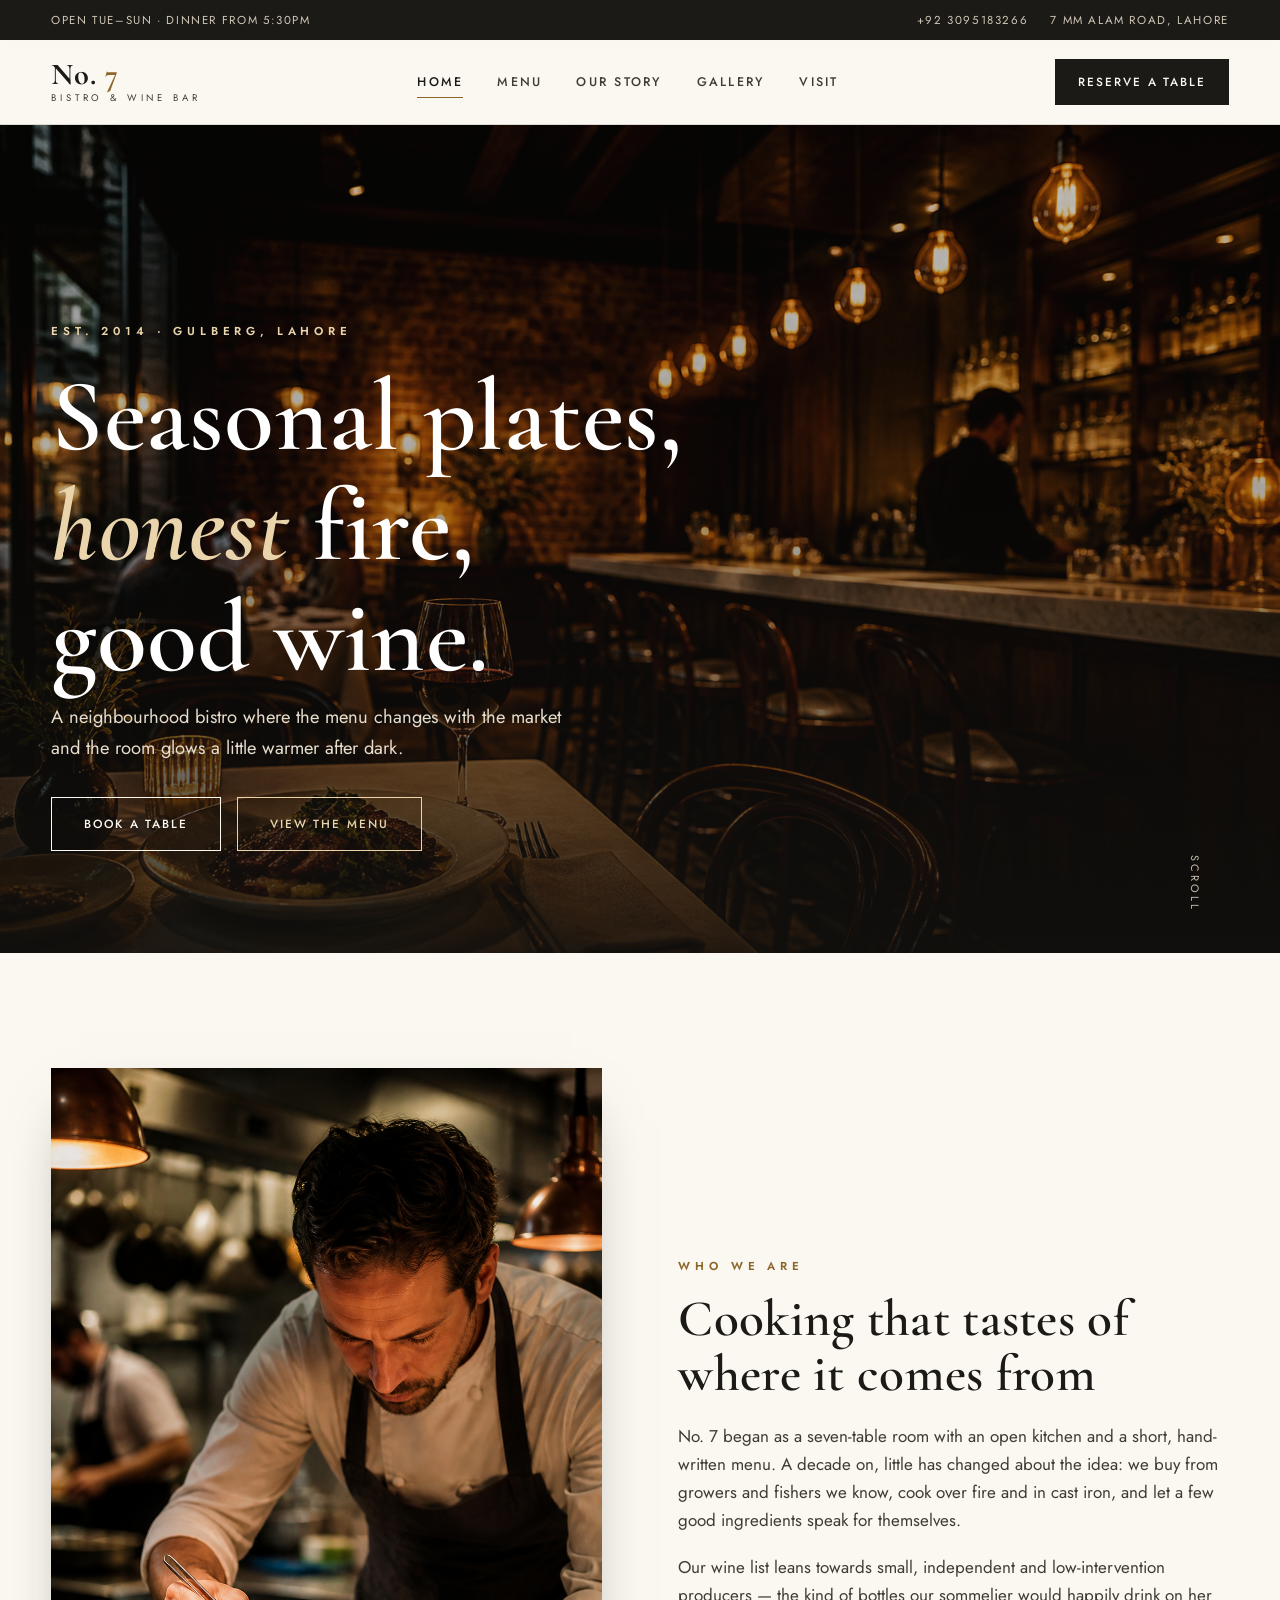
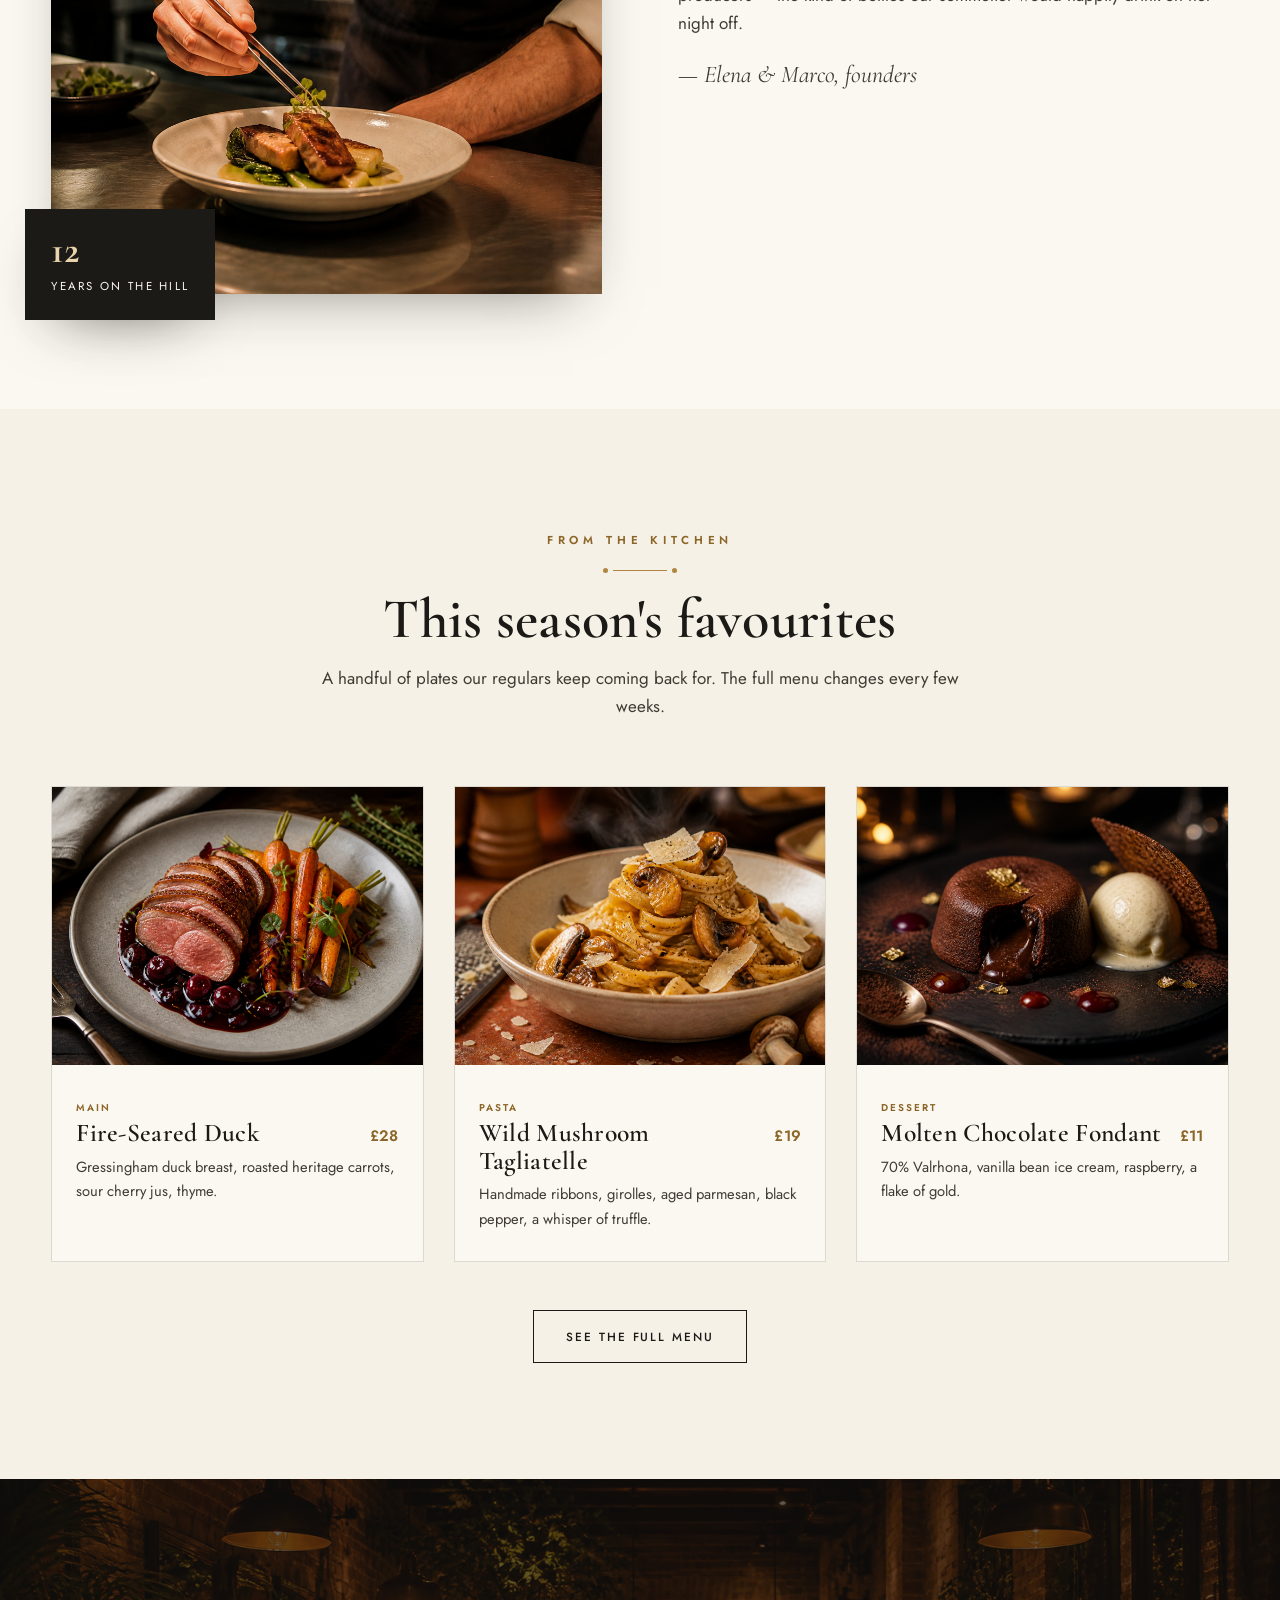
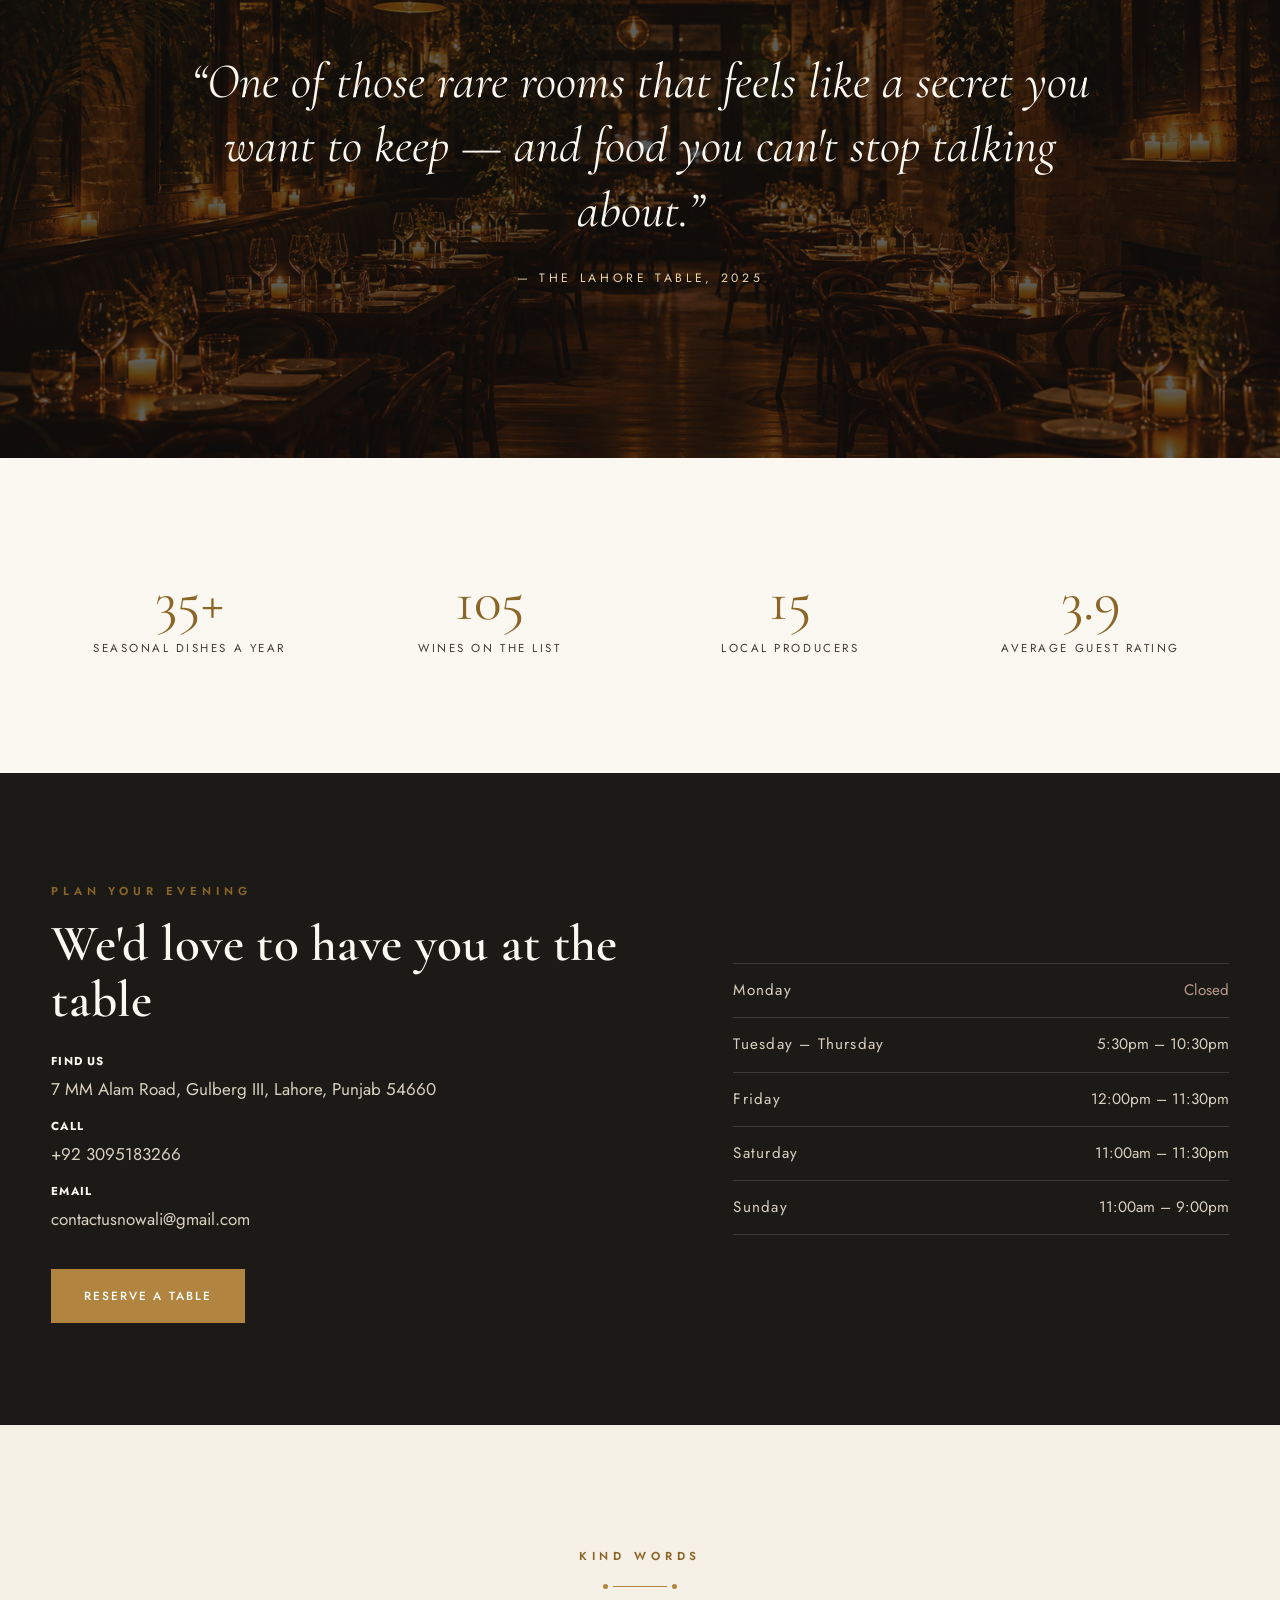
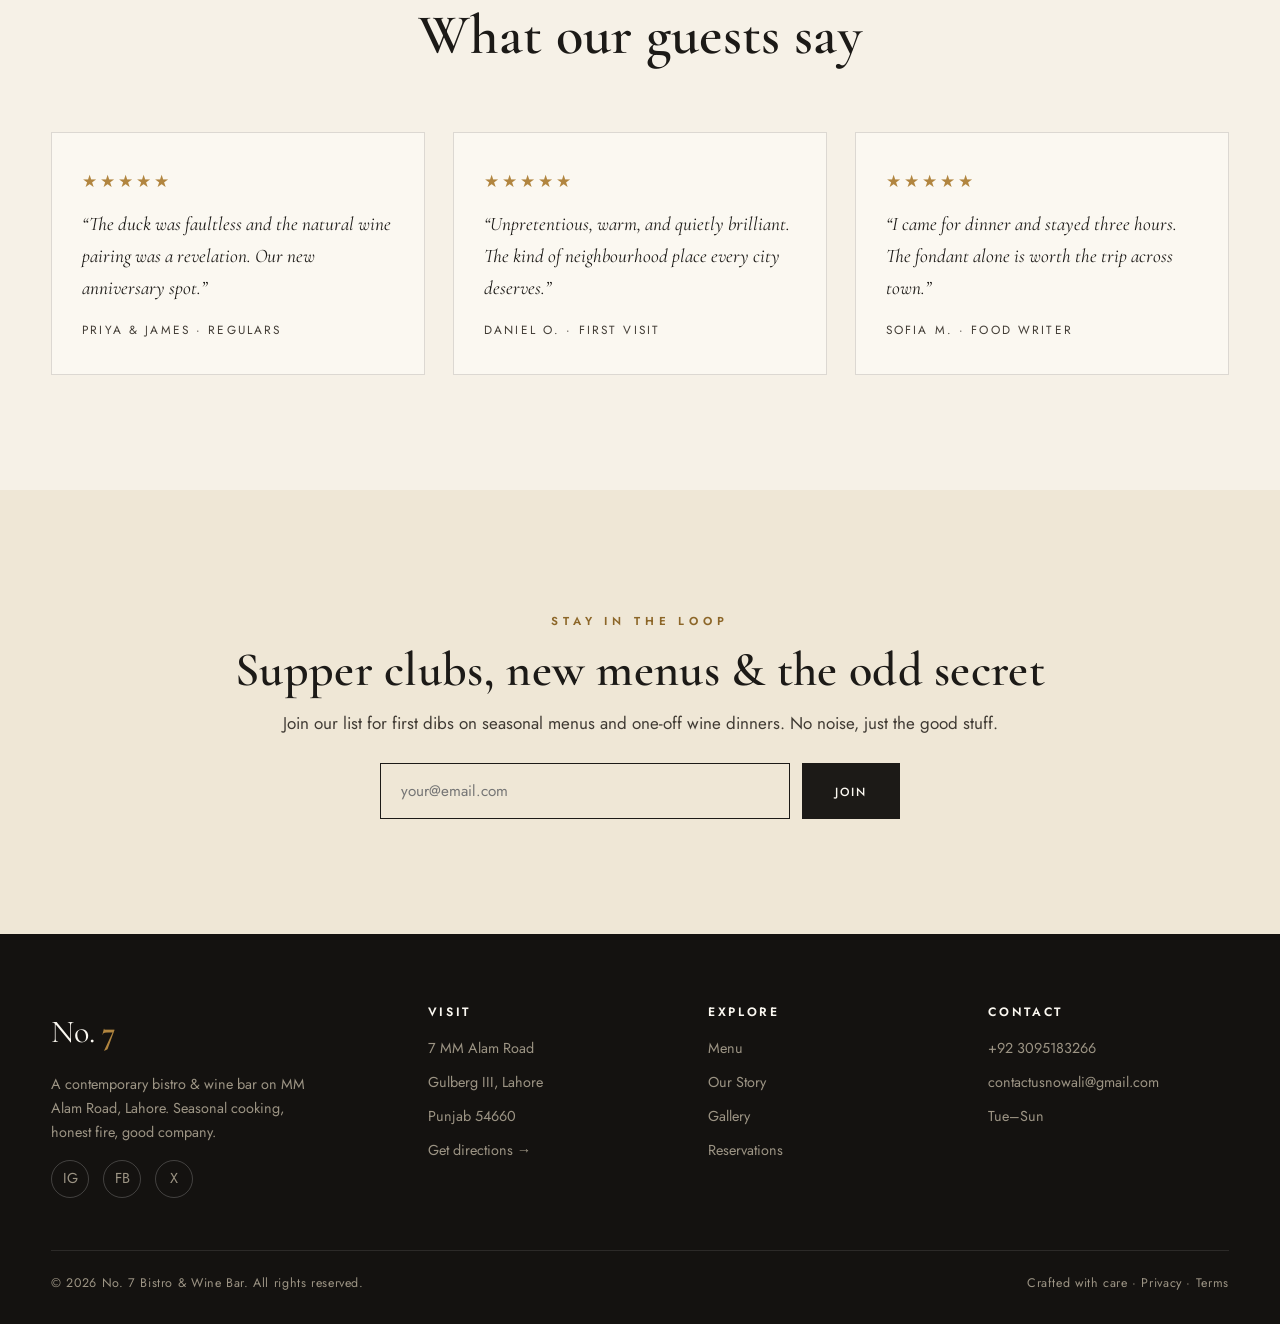
<file: index.html>
﻿<!DOCTYPE html>
<html lang="en">
<head>
<meta charset="UTF-8">
<meta name="viewport" content="width=device-width, initial-scale=1.0">
<title>No. 7 — Contemporary Bistro & Wine Bar</title>
<meta name="description" content="No. 7 is a contemporary neighbourhood bistro serving seasonal, ingredient-led cooking and natural wines in a warm, candlelit room. Reservations open daily.">
<link rel="preconnect" href="https://fonts.googleapis.com">
<link rel="preconnect" href="https://fonts.gstatic.com" crossorigin>
<link href="https://fonts.googleapis.com/css2?family=Cormorant+Garamond:ital,wght@0,400;0,500;0,600;0,700;1,400;1,500&family=Jost:wght@300;400;500;600&display=swap" rel="stylesheet">
<link rel="stylesheet" href="css/style.css">
</head>
<body>

<!-- Top bar -->
<div class="topbar">
  <div class="wrap">
    <span>Open Tue–Sun · Dinner from 5:30pm</span>
    <div class="tb-right">
      <a href="tel:+923095183266">+92 3095183266</a>
      <a href="https://www.google.com/maps/search/?api=1&query=7+MM+Alam+Road+Gulberg+III+Lahore+Punjab" target="_blank" rel="noopener">7 MM Alam Road, Lahore</a>
    </div>
  </div>
</div>

<!-- Nav -->
<header class="nav">
  <div class="wrap">
    <a href="/" class="brand">
      <span class="mark">No.&nbsp;<b>7</b></span>
      <small>Bistro &amp; Wine Bar</small>
    </a>
    <nav class="menu-links" id="menu">
      <a href="/" class="active">Home</a>
      <a href="/menu">Menu</a>
      <a href="/about">Our Story</a>
      <a href="/gallery">Gallery</a>
      <a href="/contact">Visit</a>
    </nav>
    <a href="/reservations" class="btn">Reserve a Table</a>
    <button class="burger" id="burger" aria-label="Menu"><span></span><span></span><span></span></button>
  </div>
</header>

<!-- Hero -->
<section class="hero">
  <div class="hero__bg"><img src="images/hero.png" alt="The candlelit dining room at No. 7"></div>
  <div class="wrap">
    <div class="hero__inner">
      <span class="eyebrow">Est. 2014 · Gulberg, Lahore</span>
      <h1>Seasonal plates,<br><em>honest</em> fire, <br>good wine.</h1>
      <p>A neighbourhood bistro where the menu changes with the market and the room glows a little warmer after dark.</p>
      <div class="hero__actions">
        <a href="/reservations" class="btn btn--light">Book a Table</a>
        <a href="/menu" class="btn btn--light btn--ghost" style="border-color:#e9d4ac;color:#e9d4ac">View the Menu</a>
      </div>
    </div>
  </div>
  <span class="scroll-cue">Scroll</span>
</section>

<!-- Intro split -->
<section class="section">
  <div class="wrap split">
    <div class="split__media reveal">
      <img src="images/chef.png" alt="Head chef plating a dish at the pass">
      <div class="tag"><b>12</b><span>Years on the Hill</span></div>
    </div>
    <div class="split__text reveal">
      <span class="eyebrow">Who we are</span>
      <h2>Cooking that tastes of where it comes from</h2>
      <p>No. 7 began as a seven-table room with an open kitchen and a short, hand-written menu. A decade on, little has changed about the idea: we buy from growers and fishers we know, cook over fire and in cast iron, and let a few good ingredients speak for themselves.</p>
      <p>Our wine list leans towards small, independent and low-intervention producers — the kind of bottles our sommelier would happily drink on her night off.</p>
      <p class="signature">— Elena &amp; Marco, founders</p>
    </div>
  </div>
</section>

<!-- Signature dishes -->
<section class="section" style="background:var(--paper)">
  <div class="wrap">
    <div class="sec-head center reveal">
      <span class="eyebrow">From the kitchen</span>
      <div class="rule"></div>
      <h2>This season's favourites</h2>
      <p>A handful of plates our regulars keep coming back for. The full menu changes every few weeks.</p>
    </div>
    <div class="dishes">
      <article class="dish reveal">
        <div class="dish__img"><img src="images/dish-duck.png" alt="Pan-seared duck breast with cherry jus"></div>
        <div class="dish__body">
          <span class="pill">Main</span>
          <h3>Fire-Seared Duck <span class="price">£28</span></h3>
          <p>Gressingham duck breast, roasted heritage carrots, sour cherry jus, thyme.</p>
        </div>
      </article>
      <article class="dish reveal">
        <div class="dish__img"><img src="images/dish-pasta.png" alt="Handmade tagliatelle with wild mushrooms"></div>
        <div class="dish__body">
          <span class="pill">Pasta</span>
          <h3>Wild Mushroom Tagliatelle <span class="price">£19</span></h3>
          <p>Handmade ribbons, girolles, aged parmesan, black pepper, a whisper of truffle.</p>
        </div>
      </article>
      <article class="dish reveal">
        <div class="dish__img"><img src="images/dish-dessert.png" alt="Dark chocolate fondant with vanilla ice cream"></div>
        <div class="dish__body">
          <span class="pill">Dessert</span>
          <h3>Molten Chocolate Fondant <span class="price">£11</span></h3>
          <p>70% Valrhona, vanilla bean ice cream, raspberry, a flake of gold.</p>
        </div>
      </article>
    </div>
    <div class="center" style="margin-top:48px">
      <a href="/menu" class="btn btn--ghost">See the Full Menu</a>
    </div>
  </div>
</section>

<!-- Quote band -->
<section class="band">
  <div class="band__bg"><img src="images/band-room.png" alt="No. 7 dining room in the evening"></div>
  <div class="wrap">
    <blockquote>“One of those rare rooms that feels like a secret you want to keep — and food you can't stop talking about.”</blockquote>
    <cite>— The Lahore Table, 2025</cite>
  </div>
</section>

<!-- Stats -->
<section class="section">
  <div class="wrap stats">
    <div class="reveal"><div class="num" data-count="40" data-suffix="+">0</div><div class="lbl">Seasonal dishes a year</div></div>
    <div class="reveal"><div class="num" data-count="120" data-suffix="">0</div><div class="lbl">Wines on the list</div></div>
    <div class="reveal"><div class="num" data-count="18" data-suffix="">0</div><div class="lbl">Local producers</div></div>
    <div class="reveal"><div class="num" data-count="4" data-suffix=".9">0</div><div class="lbl">Average guest rating</div></div>
  </div>
</section>

<!-- Visit / hours -->
<section class="visit">
  <div class="wrap section" style="padding-top:clamp(60px,8vw,110px);padding-bottom:clamp(60px,8vw,110px)">
    <div class="grid">
      <div class="reveal">
        <span class="eyebrow">Plan your evening</span>
        <h2>We'd love to have you at the table</h2>
        <div class="info">
          <p><strong>Find us</strong>7 MM Alam Road, Gulberg III, Lahore, Punjab 54660</p>
          <p><strong>Call</strong>+92 3095183266</p>
          <p><strong>Email</strong>contactusnowali@gmail.com</p>
        </div>
        <a href="/reservations" class="btn btn--gold" style="margin-top:22px">Reserve a Table</a>
      </div>
      <div class="reveal">
        <ul class="hours">
          <li><span>Monday</span><span class="closed">Closed</span></li>
          <li><span>Tuesday – Thursday</span><span>5:30pm – 10:30pm</span></li>
          <li><span>Friday</span><span>12:00pm – 11:30pm</span></li>
          <li><span>Saturday</span><span>11:00am – 11:30pm</span></li>
          <li><span>Sunday</span><span>11:00am – 9:00pm</span></li>
        </ul>
      </div>
    </div>
  </div>
</section>

<!-- Testimonials -->
<section class="section" style="background:var(--paper)">
  <div class="wrap">
    <div class="sec-head center reveal">
      <span class="eyebrow">Kind words</span>
      <div class="rule"></div>
      <h2>What our guests say</h2>
    </div>
    <div class="quotes">
      <div class="quote reveal">
        <div class="stars">★★★★★</div>
        <p>“The duck was faultless and the natural wine pairing was a revelation. Our new anniversary spot.”</p>
        <div class="who">Priya &amp; James · Regulars</div>
      </div>
      <div class="quote reveal">
        <div class="stars">★★★★★</div>
        <p>“Unpretentious, warm, and quietly brilliant. The kind of neighbourhood place every city deserves.”</p>
        <div class="who">Daniel O. · First visit</div>
      </div>
      <div class="quote reveal">
        <div class="stars">★★★★★</div>
        <p>“I came for dinner and stayed three hours. The fondant alone is worth the trip across town.”</p>
        <div class="who">Sofia M. · Food writer</div>
      </div>
    </div>
  </div>
</section>

<!-- Newsletter -->
<section class="section news">
  <div class="wrap">
    <span class="eyebrow">Stay in the loop</span>
    <h2>Supper clubs, new menus &amp; the odd secret</h2>
    <p style="color:var(--ink-soft)">Join our list for first dibs on seasonal menus and one-off wine dinners. No noise, just the good stuff.</p>
    <form id="newsForm">
      <input type="email" required placeholder="your@email.com" aria-label="Email address">
      <button class="btn" type="submit">Join</button>
    </form>
  </div>
</section>

<!-- Footer -->
<footer class="footer">
  <div class="wrap">
    <div class="cols">
      <div>
        <div class="mark">No. <b>7</b></div>
        <p style="margin-top:14px;max-width:260px">A contemporary bistro &amp; wine bar on MM Alam Road, Lahore. Seasonal cooking, honest fire, good company.</p>
        <div class="social">
          <a href="#" aria-label="Instagram">IG</a>
          <a href="#" aria-label="Facebook">FB</a>
          <a href="#" aria-label="X">X</a>
        </div>
      </div>
      <div>
        <h4>Visit</h4>
        <ul>
          <li>7 MM Alam Road</li>
          <li>Gulberg III, Lahore</li>
          <li>Punjab 54660</li>
          <li><a href="https://www.google.com/maps/search/?api=1&query=7+MM+Alam+Road+Gulberg+III+Lahore+Punjab" target="_blank" rel="noopener">Get directions →</a></li>
        </ul>
      </div>
      <div>
        <h4>Explore</h4>
        <ul>
          <li><a href="/menu">Menu</a></li>
          <li><a href="/about">Our Story</a></li>
          <li><a href="/gallery">Gallery</a></li>
          <li><a href="/reservations">Reservations</a></li>
        </ul>
      </div>
      <div>
        <h4>Contact</h4>
        <ul>
          <li><a href="tel:+923095183266">+92 3095183266</a></li>
          <li><a href="mailto:contactusnowali@gmail.com">contactusnowali@gmail.com</a></li>
          <li>Tue–Sun</li>
        </ul>
      </div>
    </div>
    <div class="foot-bottom">
      <span>© <span id="year">2026</span> No. 7 Bistro &amp; Wine Bar. All rights reserved.</span>
      <span>Crafted with care · <a href="/privacy" style="color:inherit">Privacy</a> · <a href="/terms" style="color:inherit">Terms</a></span>
    </div>
  </div>
</footer>

<script src="js/main.js"></script>
</body>
</html>
</file>
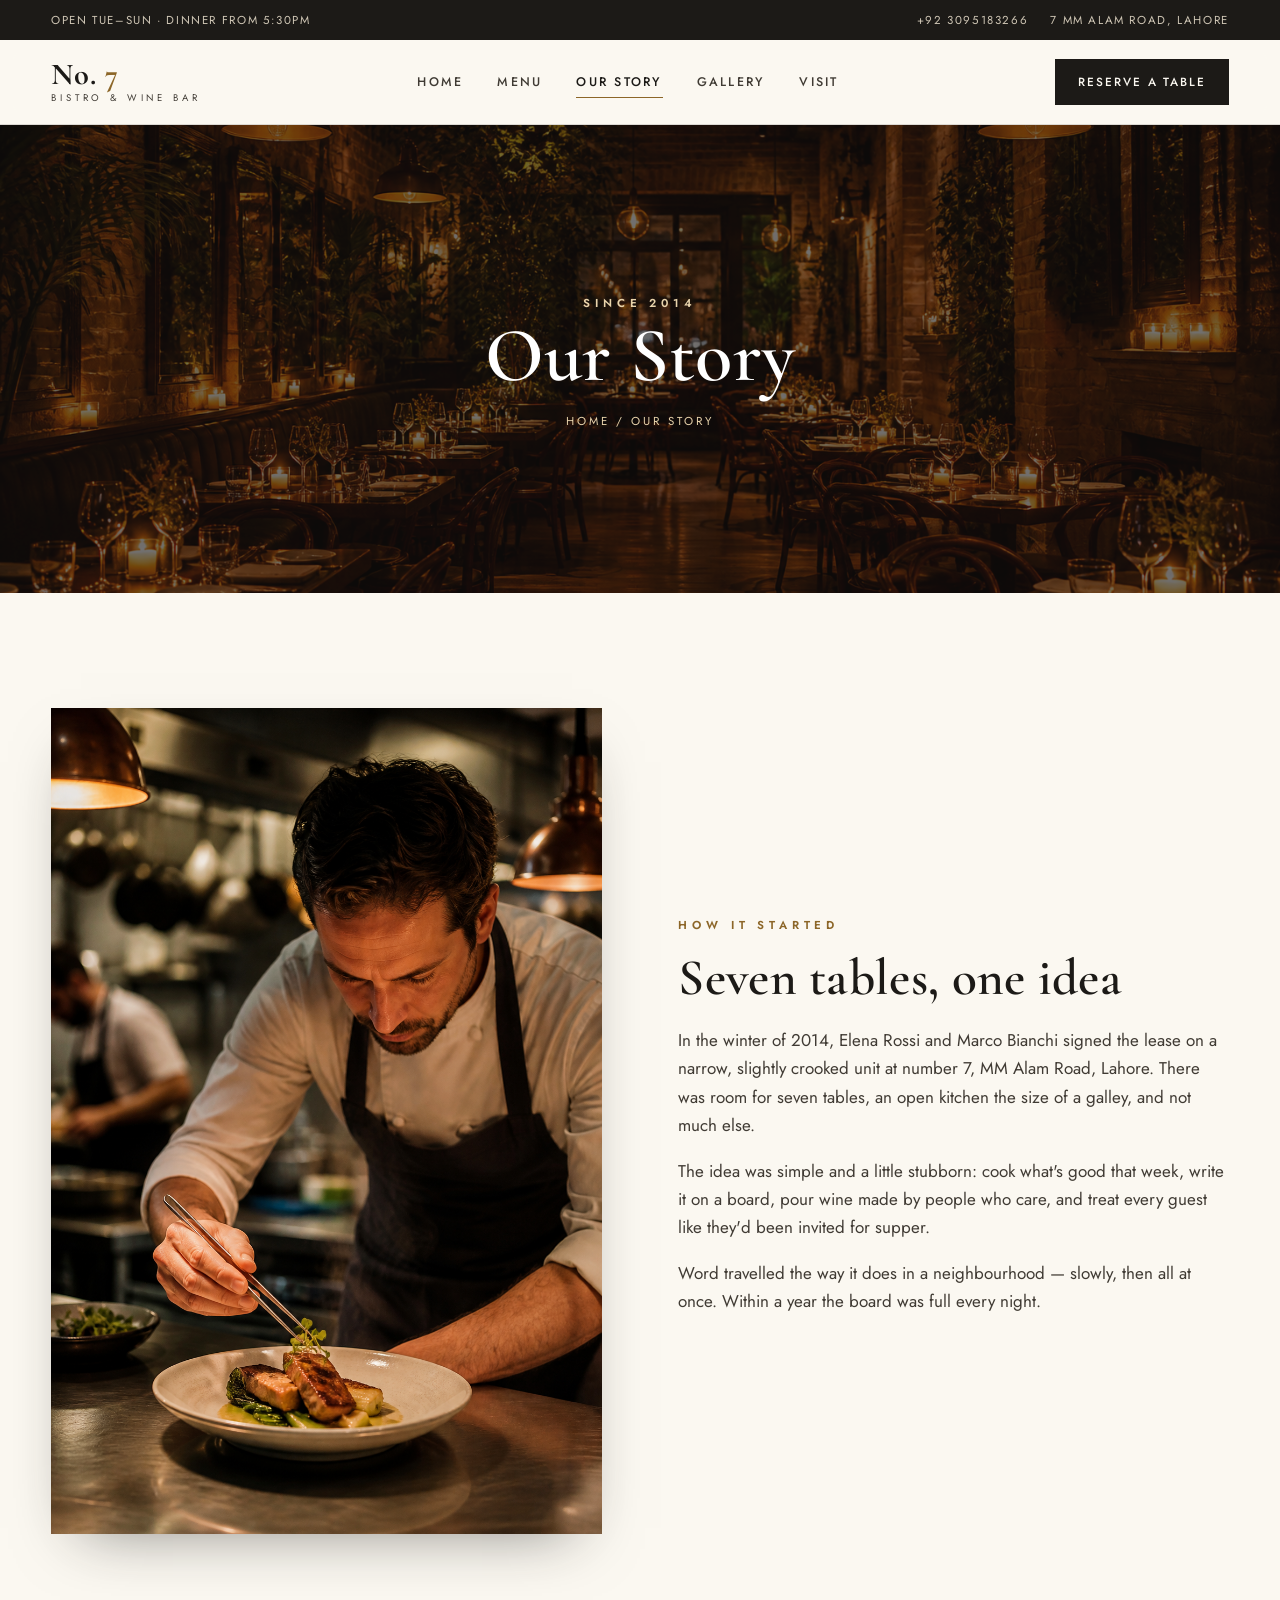
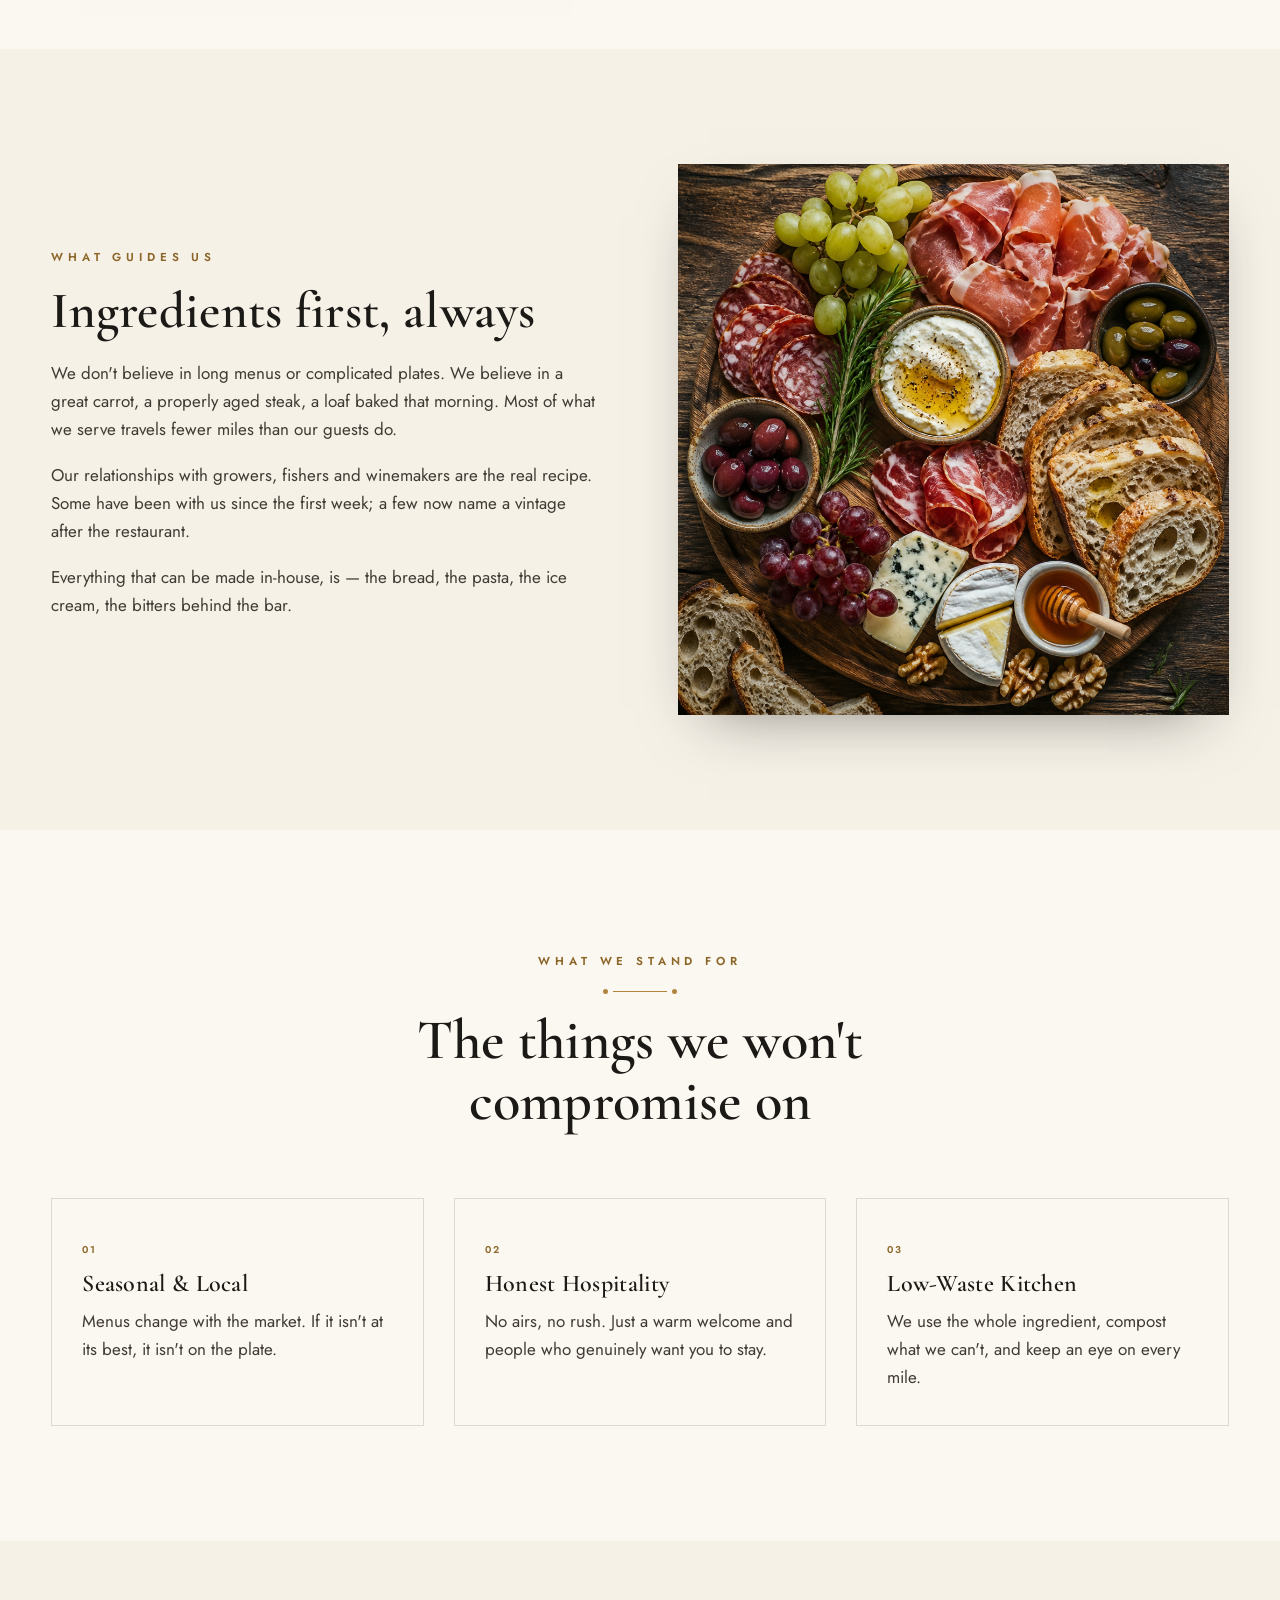
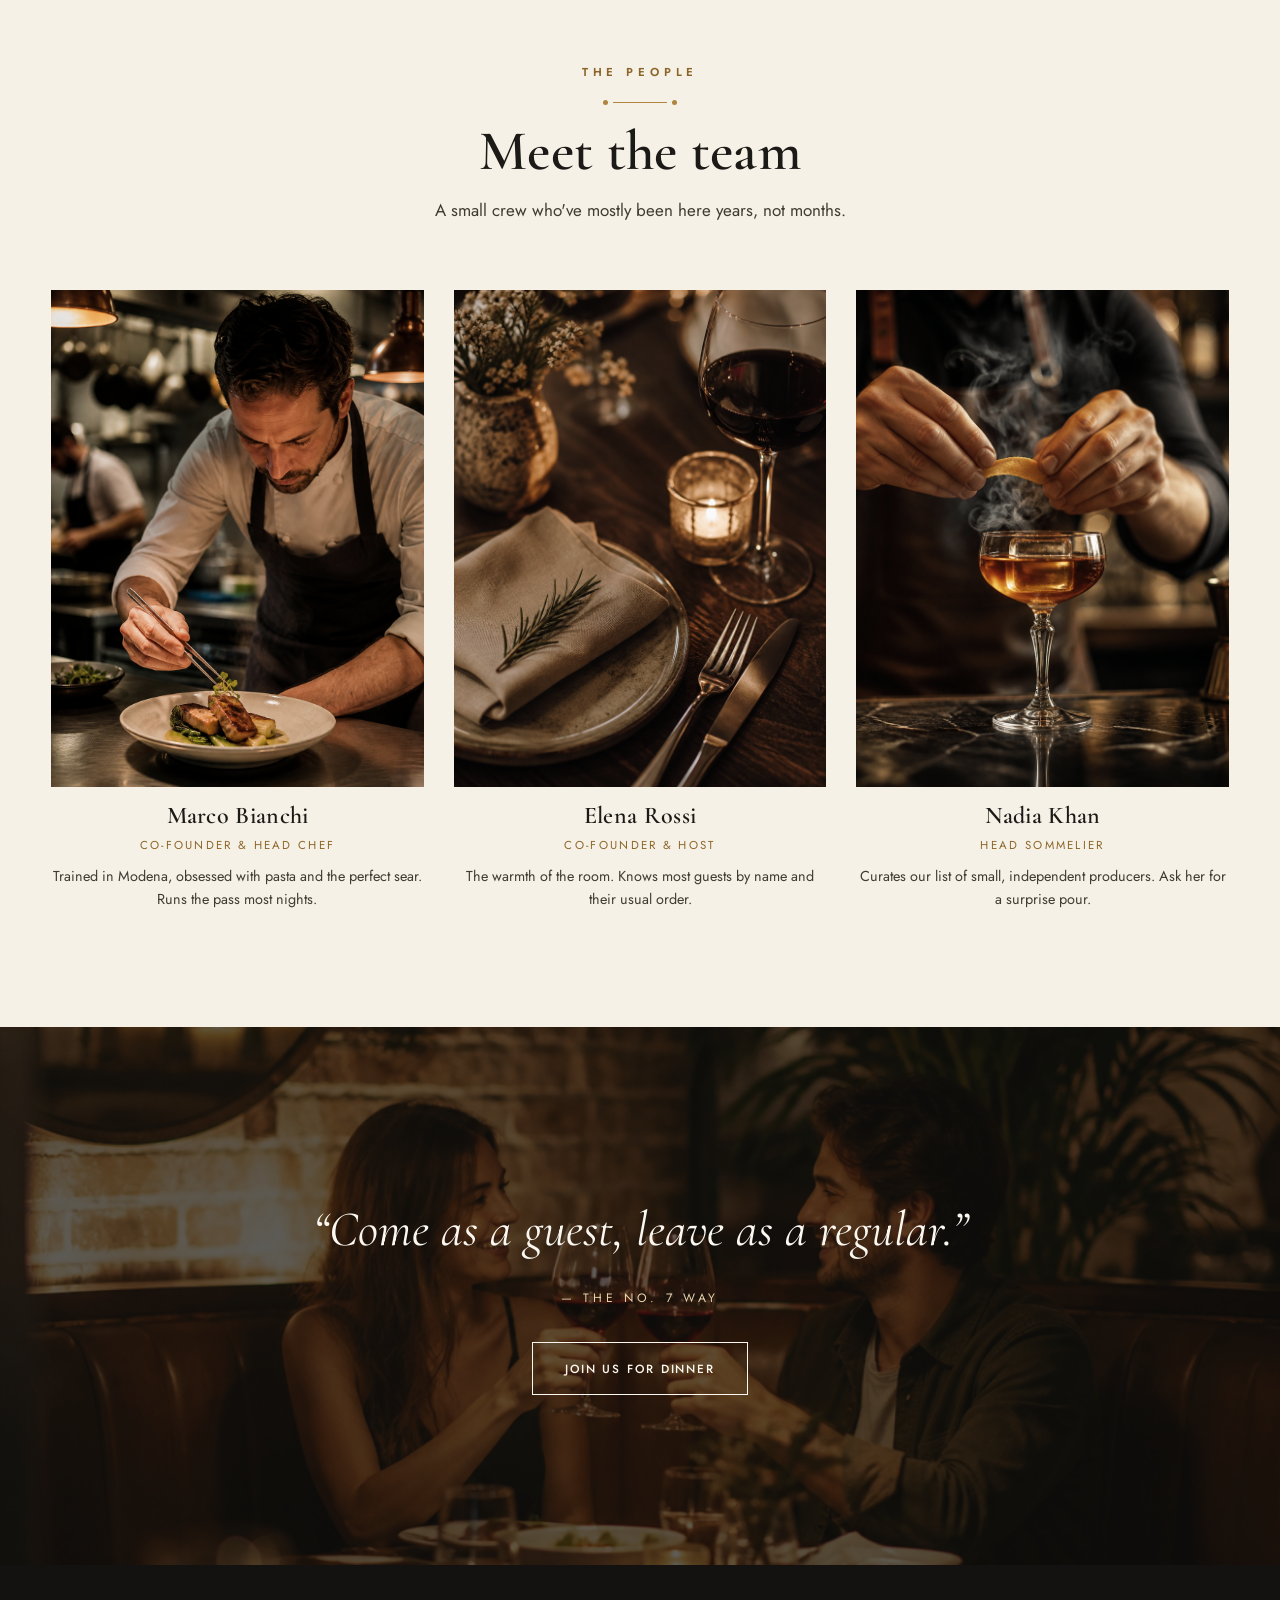
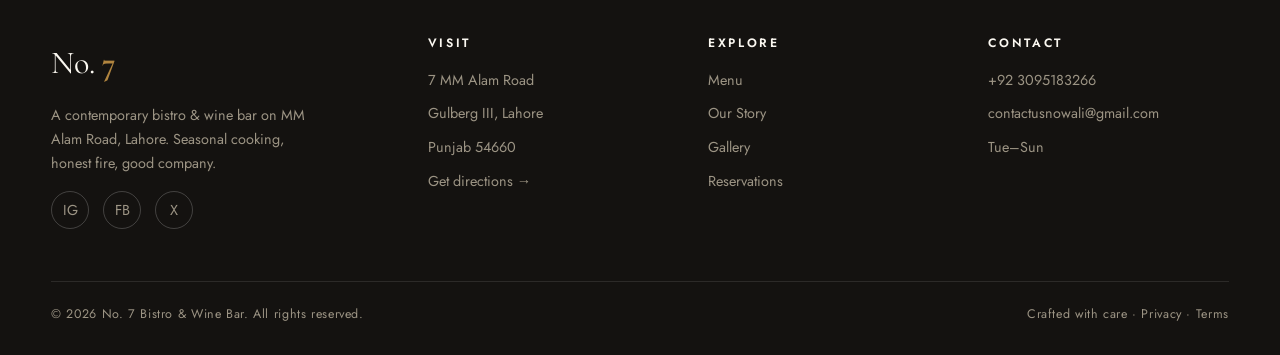
<file: about.html>
﻿<!DOCTYPE html>
<html lang="en">
<head>
<meta charset="UTF-8">
<meta name="viewport" content="width=device-width, initial-scale=1.0">
<title>Our Story — No. 7 Bistro &amp; Wine Bar</title>
<meta name="description" content="The story behind No. 7 — a seven-table room on MM Alam Road, Lahore that grew into a neighbourhood institution for seasonal cooking and natural wine.">
<link rel="preconnect" href="https://fonts.googleapis.com">
<link rel="preconnect" href="https://fonts.gstatic.com" crossorigin>
<link href="https://fonts.googleapis.com/css2?family=Cormorant+Garamond:ital,wght@0,400;0,500;0,600;0,700;1,400;1,500&family=Jost:wght@300;400;500;600&display=swap" rel="stylesheet">
<link rel="stylesheet" href="css/style.css">
</head>
<body>

<div class="topbar">
  <div class="wrap">
    <span>Open Tue–Sun · Dinner from 5:30pm</span>
    <div class="tb-right">
      <a href="tel:+923095183266">+92 3095183266</a>
      <a href="https://www.google.com/maps/search/?api=1&query=7+MM+Alam+Road+Gulberg+III+Lahore+Punjab" target="_blank" rel="noopener">7 MM Alam Road, Lahore</a>
    </div>
  </div>
</div>

<header class="nav">
  <div class="wrap">
    <a href="/" class="brand"><span class="mark">No.&nbsp;<b>7</b></span><small>Bistro &amp; Wine Bar</small></a>
    <nav class="menu-links" id="menu">
      <a href="/">Home</a>
      <a href="/menu">Menu</a>
      <a href="/about" class="active">Our Story</a>
      <a href="/gallery">Gallery</a>
      <a href="/contact">Visit</a>
    </nav>
    <a href="/reservations" class="btn">Reserve a Table</a>
    <button class="burger" id="burger" aria-label="Menu"><span></span><span></span><span></span></button>
  </div>
</header>

<section class="phero">
  <div class="phero__bg"><img src="images/band-room.png" alt="The dining room at No. 7"></div>
  <div class="wrap">
    <span class="eyebrow" style="color:#e9d4ac">Since 2014</span>
    <h1>Our Story</h1>
    <div class="crumb">Home / Our Story</div>
  </div>
</section>

<!-- Story split 1 -->
<section class="section">
  <div class="wrap split">
    <div class="split__media reveal">
      <img src="images/chef.png" alt="Chef at the pass">
    </div>
    <div class="split__text reveal">
      <span class="eyebrow">How it started</span>
      <h2>Seven tables, one idea</h2>
      <p>In the winter of 2014, Elena Rossi and Marco Bianchi signed the lease on a narrow, slightly crooked unit at number 7, MM Alam Road, Lahore. There was room for seven tables, an open kitchen the size of a galley, and not much else.</p>
      <p>The idea was simple and a little stubborn: cook what's good that week, write it on a board, pour wine made by people who care, and treat every guest like they'd been invited for supper.</p>
      <p>Word travelled the way it does in a neighbourhood — slowly, then all at once. Within a year the board was full every night.</p>
    </div>
  </div>
</section>

<!-- Story split 2 -->
<section class="section" style="background:var(--paper)">
  <div class="wrap split split--rev">
    <div class="split__media reveal">
      <img src="images/gal-board.png" alt="A sharing board of bread and charcuterie">
    </div>
    <div class="split__text reveal">
      <span class="eyebrow">What guides us</span>
      <h2>Ingredients first, always</h2>
      <p>We don't believe in long menus or complicated plates. We believe in a great carrot, a properly aged steak, a loaf baked that morning. Most of what we serve travels fewer miles than our guests do.</p>
      <p>Our relationships with growers, fishers and winemakers are the real recipe. Some have been with us since the first week; a few now name a vintage after the restaurant.</p>
      <p>Everything that can be made in-house, is — the bread, the pasta, the ice cream, the bitters behind the bar.</p>
    </div>
  </div>
</section>

<!-- Values -->
<section class="section">
  <div class="wrap">
    <div class="sec-head center reveal">
      <span class="eyebrow">What we stand for</span>
      <div class="rule"></div>
      <h2>The things we won't compromise on</h2>
    </div>
    <div class="dishes">
      <div class="dish reveal" style="padding:34px 30px">
        <span class="pill">01</span>
        <h3 style="font-size:1.5rem;margin:10px 0">Seasonal &amp; Local</h3>
        <p style="color:var(--ink-soft)">Menus change with the market. If it isn't at its best, it isn't on the plate.</p>
      </div>
      <div class="dish reveal" style="padding:34px 30px">
        <span class="pill">02</span>
        <h3 style="font-size:1.5rem;margin:10px 0">Honest Hospitality</h3>
        <p style="color:var(--ink-soft)">No airs, no rush. Just a warm welcome and people who genuinely want you to stay.</p>
      </div>
      <div class="dish reveal" style="padding:34px 30px">
        <span class="pill">03</span>
        <h3 style="font-size:1.5rem;margin:10px 0">Low-Waste Kitchen</h3>
        <p style="color:var(--ink-soft)">We use the whole ingredient, compost what we can't, and keep an eye on every mile.</p>
      </div>
    </div>
  </div>
</section>

<!-- Team -->
<section class="section" style="background:var(--paper)">
  <div class="wrap">
    <div class="sec-head center reveal">
      <span class="eyebrow">The people</span>
      <div class="rule"></div>
      <h2>Meet the team</h2>
      <p>A small crew who've mostly been here years, not months.</p>
    </div>
    <div class="team">
      <div class="member reveal">
        <img src="images/chef.png" alt="Marco Bianchi, Head Chef">
        <h3>Marco Bianchi</h3>
        <span>Co-founder &amp; Head Chef</span>
        <p>Trained in Modena, obsessed with pasta and the perfect sear. Runs the pass most nights.</p>
      </div>
      <div class="member reveal">
        <img src="images/gal-table.png" alt="Elena Rossi, Co-founder">
        <h3>Elena Rossi</h3>
        <span>Co-founder &amp; Host</span>
        <p>The warmth of the room. Knows most guests by name and their usual order.</p>
      </div>
      <div class="member reveal">
        <img src="images/gal-cocktail.png" alt="Nadia Khan, Head Sommelier">
        <h3>Nadia Khan</h3>
        <span>Head Sommelier</span>
        <p>Curates our list of small, independent producers. Ask her for a surprise pour.</p>
      </div>
    </div>
  </div>
</section>

<!-- CTA band -->
<section class="band">
  <div class="band__bg"><img src="images/gal-booth.png" alt="A cosy corner booth"></div>
  <div class="wrap">
    <blockquote>“Come as a guest, leave as a regular.”</blockquote>
    <cite>— The No. 7 way</cite>
    <div style="margin-top:34px"><a href="/reservations" class="btn btn--light">Join Us for Dinner</a></div>
  </div>
</section>

<footer class="footer">
  <div class="wrap">
    <div class="cols">
      <div>
        <div class="mark">No. <b>7</b></div>
        <p style="margin-top:14px;max-width:260px">A contemporary bistro &amp; wine bar on MM Alam Road, Lahore. Seasonal cooking, honest fire, good company.</p>
        <div class="social"><a href="#">IG</a><a href="#">FB</a><a href="#">X</a></div>
      </div>
      <div><h4>Visit</h4><ul><li>7 MM Alam Road</li><li>Gulberg III, Lahore</li><li>Punjab 54660</li><li><a href="https://www.google.com/maps/search/?api=1&query=7+MM+Alam+Road+Gulberg+III+Lahore+Punjab" target="_blank" rel="noopener">Get directions →</a></li></ul></div>
      <div><h4>Explore</h4><ul><li><a href="/menu">Menu</a></li><li><a href="/about">Our Story</a></li><li><a href="/gallery">Gallery</a></li><li><a href="/reservations">Reservations</a></li></ul></div>
      <div><h4>Contact</h4><ul><li><a href="tel:+923095183266">+92 3095183266</a></li><li><a href="mailto:contactusnowali@gmail.com">contactusnowali@gmail.com</a></li><li>Tue–Sun</li></ul></div>
    </div>
    <div class="foot-bottom">
      <span>© <span id="year">2026</span> No. 7 Bistro &amp; Wine Bar. All rights reserved.</span>
      <span>Crafted with care · <a href="/privacy" style="color:inherit">Privacy</a> · <a href="/terms" style="color:inherit">Terms</a></span>
    </div>
  </div>
</footer>

<script src="js/main.js"></script>
</body>
</html>
</file>
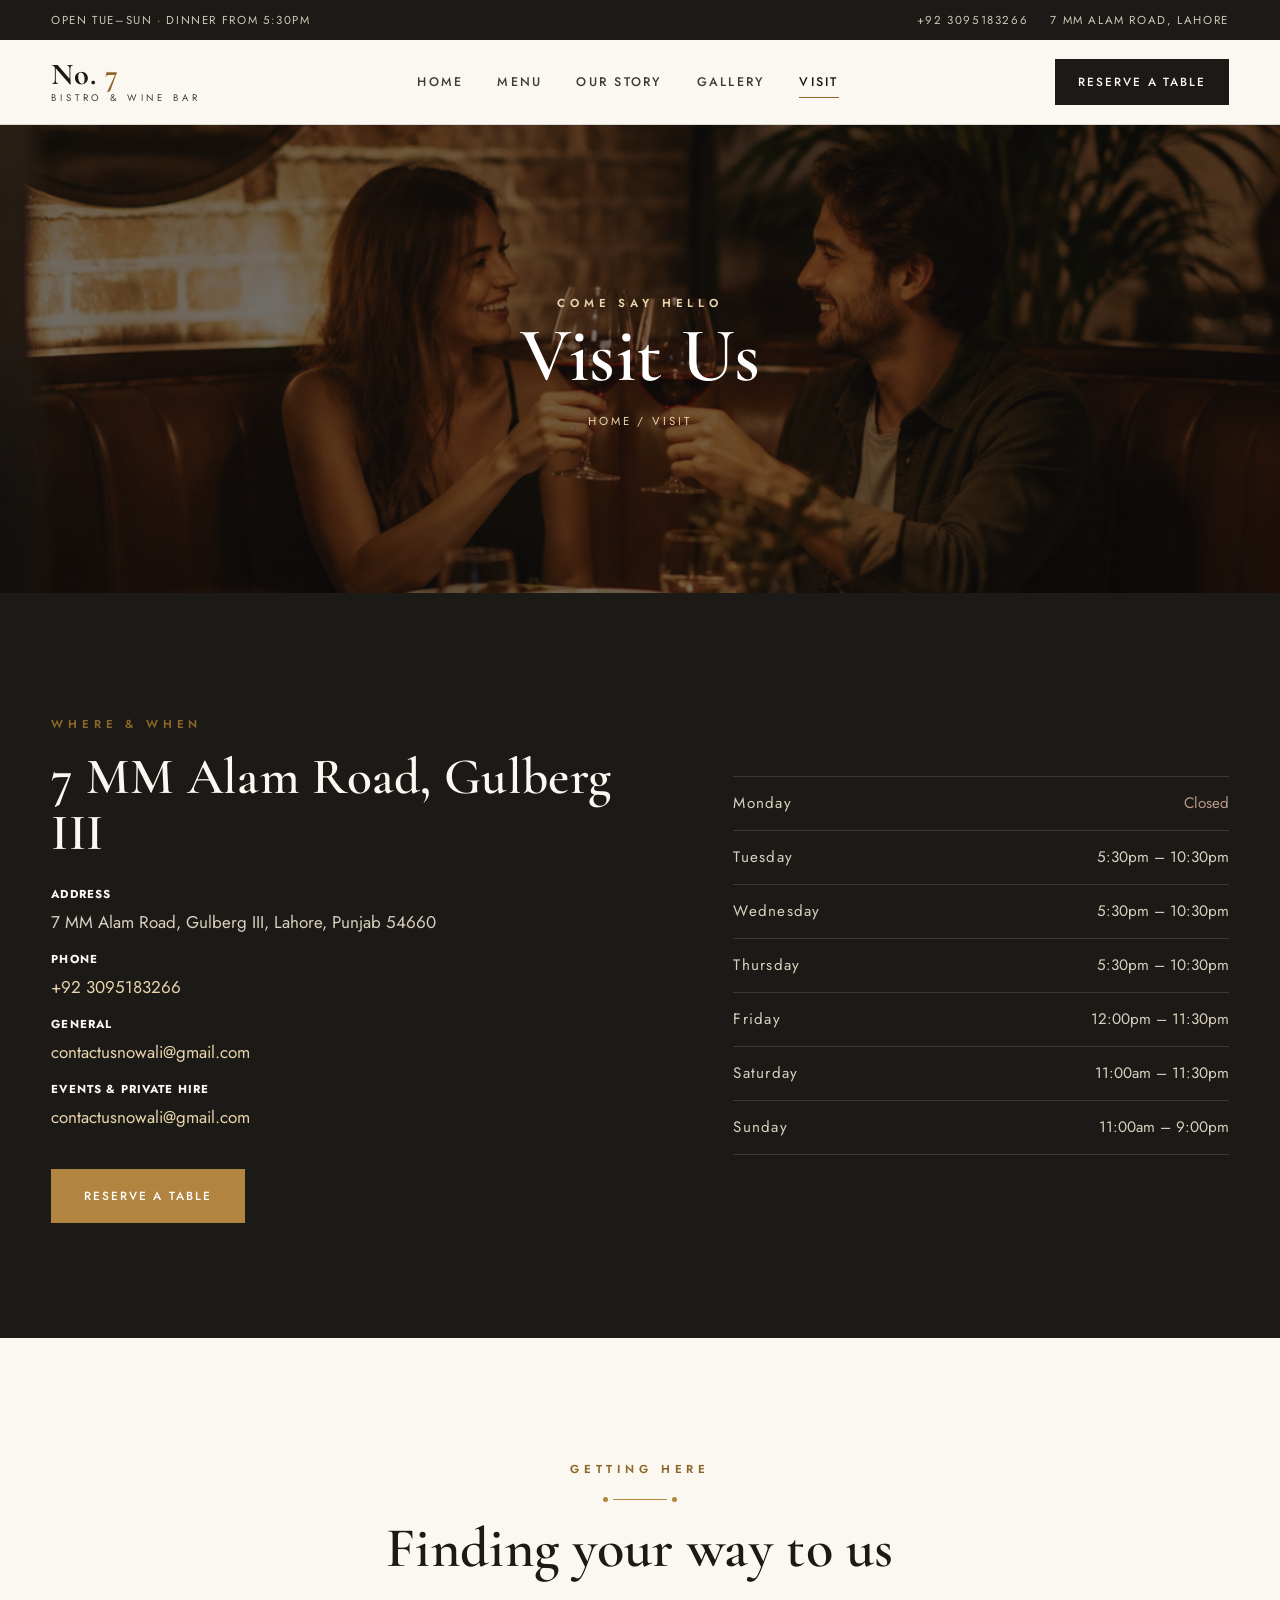
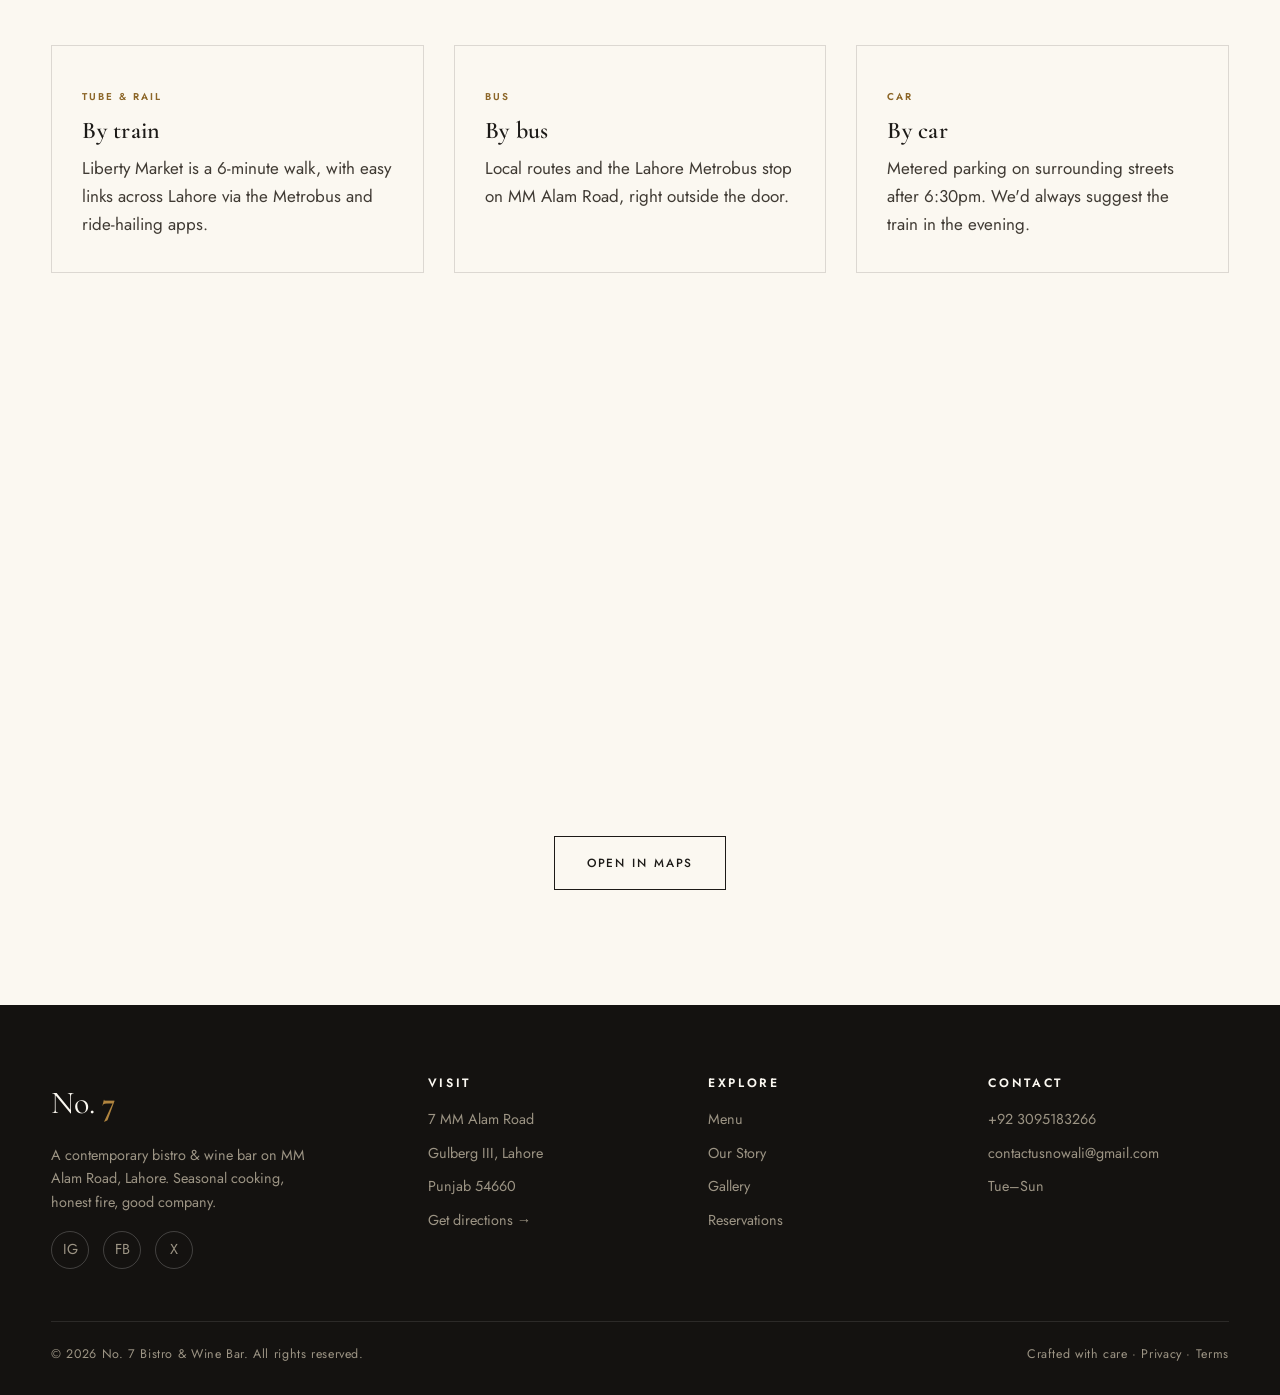
<file: contact.html>
﻿<!DOCTYPE html>
<html lang="en">
<head>
<meta charset="UTF-8">
<meta name="viewport" content="width=device-width, initial-scale=1.0">
<title>Visit — No. 7 Bistro &amp; Wine Bar</title>
<meta name="description" content="Find No. 7 at 7 MM Alam Road, Gulberg III, Lahore, Punjab. Opening hours, contact details and how to get here.">
<link rel="preconnect" href="https://fonts.googleapis.com">
<link rel="preconnect" href="https://fonts.gstatic.com" crossorigin>
<link href="https://fonts.googleapis.com/css2?family=Cormorant+Garamond:ital,wght@0,400;0,500;0,600;0,700;1,400;1,500&family=Jost:wght@300;400;500;600&display=swap" rel="stylesheet">
<link rel="stylesheet" href="css/style.css">
</head>
<body>

<div class="topbar">
  <div class="wrap">
    <span>Open Tue–Sun · Dinner from 5:30pm</span>
    <div class="tb-right">
      <a href="tel:+923095183266">+92 3095183266</a>
      <a href="https://www.google.com/maps/search/?api=1&query=7+MM+Alam+Road+Gulberg+III+Lahore+Punjab" target="_blank" rel="noopener">7 MM Alam Road, Lahore</a>
    </div>
  </div>
</div>

<header class="nav">
  <div class="wrap">
    <a href="/" class="brand"><span class="mark">No.&nbsp;<b>7</b></span><small>Bistro &amp; Wine Bar</small></a>
    <nav class="menu-links" id="menu">
      <a href="/">Home</a>
      <a href="/menu">Menu</a>
      <a href="/about">Our Story</a>
      <a href="/gallery">Gallery</a>
      <a href="/contact" class="active">Visit</a>
    </nav>
    <a href="/reservations" class="btn">Reserve a Table</a>
    <button class="burger" id="burger" aria-label="Menu"><span></span><span></span><span></span></button>
  </div>
</header>

<section class="phero">
  <div class="phero__bg"><img src="images/gal-booth.png" alt="A cosy corner at No. 7"></div>
  <div class="wrap">
    <span class="eyebrow" style="color:#e9d4ac">Come say hello</span>
    <h1>Visit Us</h1>
    <div class="crumb">Home / Visit</div>
  </div>
</section>

<section class="visit">
  <div class="wrap section">
    <div class="grid">
      <div class="reveal">
        <span class="eyebrow">Where &amp; when</span>
        <h2>7 MM Alam Road, Gulberg III</h2>
        <div class="info">
          <p><strong>Address</strong>7 MM Alam Road, Gulberg III, Lahore, Punjab 54660</p>
          <p><strong>Phone</strong><a href="tel:+923095183266" style="color:#e9d4ac">+92 3095183266</a></p>
          <p><strong>General</strong><a href="mailto:contactusnowali@gmail.com" style="color:#e9d4ac">contactusnowali@gmail.com</a></p>
          <p><strong>Events &amp; private hire</strong><a href="mailto:contactusnowali@gmail.com" style="color:#e9d4ac">contactusnowali@gmail.com</a></p>
        </div>
        <a href="/reservations" class="btn btn--gold" style="margin-top:24px">Reserve a Table</a>
      </div>
      <div class="reveal">
        <ul class="hours">
          <li><span>Monday</span><span class="closed">Closed</span></li>
          <li><span>Tuesday</span><span>5:30pm – 10:30pm</span></li>
          <li><span>Wednesday</span><span>5:30pm – 10:30pm</span></li>
          <li><span>Thursday</span><span>5:30pm – 10:30pm</span></li>
          <li><span>Friday</span><span>12:00pm – 11:30pm</span></li>
          <li><span>Saturday</span><span>11:00am – 11:30pm</span></li>
          <li><span>Sunday</span><span>11:00am – 9:00pm</span></li>
        </ul>
      </div>
    </div>
  </div>
</section>

<!-- Getting here -->
<section class="section">
  <div class="wrap">
    <div class="sec-head center reveal">
      <span class="eyebrow">Getting here</span>
      <div class="rule"></div>
      <h2>Finding your way to us</h2>
    </div>
    <div class="dishes">
      <div class="dish reveal" style="padding:34px 30px">
        <span class="pill">Tube &amp; Rail</span>
        <h3 style="font-size:1.5rem;margin:10px 0">By train</h3>
        <p style="color:var(--ink-soft)">Liberty Market is a 6-minute walk, with easy links across Lahore via the Metrobus and ride-hailing apps.</p>
      </div>
      <div class="dish reveal" style="padding:34px 30px">
        <span class="pill">Bus</span>
        <h3 style="font-size:1.5rem;margin:10px 0">By bus</h3>
        <p style="color:var(--ink-soft)">Local routes and the Lahore Metrobus stop on MM Alam Road, right outside the door.</p>
      </div>
      <div class="dish reveal" style="padding:34px 30px">
        <span class="pill">Car</span>
        <h3 style="font-size:1.5rem;margin:10px 0">By car</h3>
        <p style="color:var(--ink-soft)">Metered parking on surrounding streets after 6:30pm. We'd always suggest the train in the evening.</p>
      </div>
    </div>
  </div>
</section>

<!-- Map -->
<section class="section" style="padding-top:0">
  <div class="wrap reveal">
    <iframe
      class="map"
      title="Map to No. 7"
      width="100%" height="420" style="border:0;width:100%"
      loading="lazy" referrerpolicy="no-referrer-when-downgrade"
      src="https://www.openstreetmap.org/export/embed.html?bbox=74.3363%2C31.5050%2C74.3563%2C31.5130&layer=mapnik&marker=31.5090%2C74.3463">
    </iframe>
    <div class="center" style="margin-top:20px">
      <a href="https://www.openstreetmap.org/?mlat=31.5090&mlon=74.3463#map=16/31.5090/74.3463" target="_blank" rel="noopener" class="btn btn--ghost">Open in Maps</a>
    </div>
  </div>
</section>

<footer class="footer">
  <div class="wrap">
    <div class="cols">
      <div>
        <div class="mark">No. <b>7</b></div>
        <p style="margin-top:14px;max-width:260px">A contemporary bistro &amp; wine bar on MM Alam Road, Lahore. Seasonal cooking, honest fire, good company.</p>
        <div class="social"><a href="#">IG</a><a href="#">FB</a><a href="#">X</a></div>
      </div>
      <div><h4>Visit</h4><ul><li>7 MM Alam Road</li><li>Gulberg III, Lahore</li><li>Punjab 54660</li><li><a href="https://www.google.com/maps/search/?api=1&query=7+MM+Alam+Road+Gulberg+III+Lahore+Punjab" target="_blank" rel="noopener">Get directions →</a></li></ul></div>
      <div><h4>Explore</h4><ul><li><a href="/menu">Menu</a></li><li><a href="/about">Our Story</a></li><li><a href="/gallery">Gallery</a></li><li><a href="/reservations">Reservations</a></li></ul></div>
      <div><h4>Contact</h4><ul><li><a href="tel:+923095183266">+92 3095183266</a></li><li><a href="mailto:contactusnowali@gmail.com">contactusnowali@gmail.com</a></li><li>Tue–Sun</li></ul></div>
    </div>
    <div class="foot-bottom">
      <span>© <span id="year">2026</span> No. 7 Bistro &amp; Wine Bar. All rights reserved.</span>
      <span>Crafted with care · <a href="/privacy" style="color:inherit">Privacy</a> · <a href="/terms" style="color:inherit">Terms</a></span>
    </div>
  </div>
</footer>

<script src="js/main.js"></script>
</body>
</html>
</file>
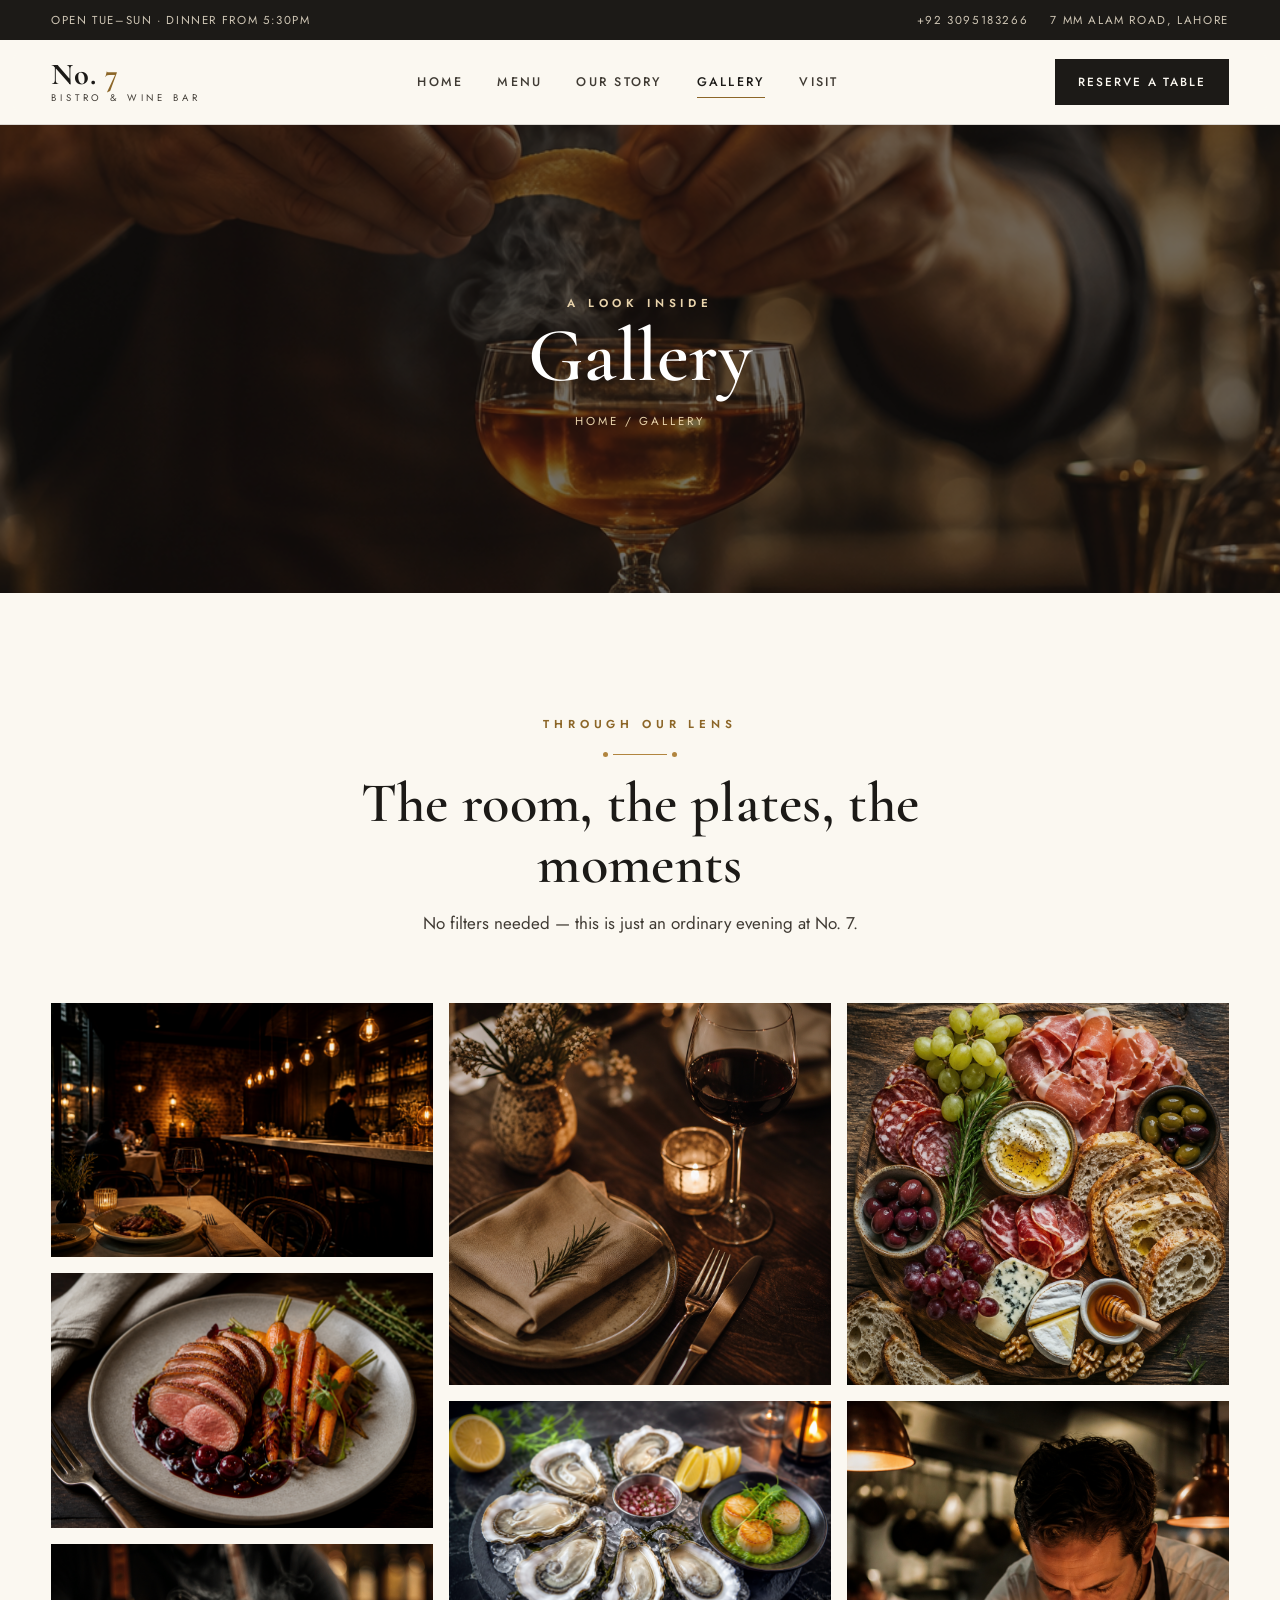
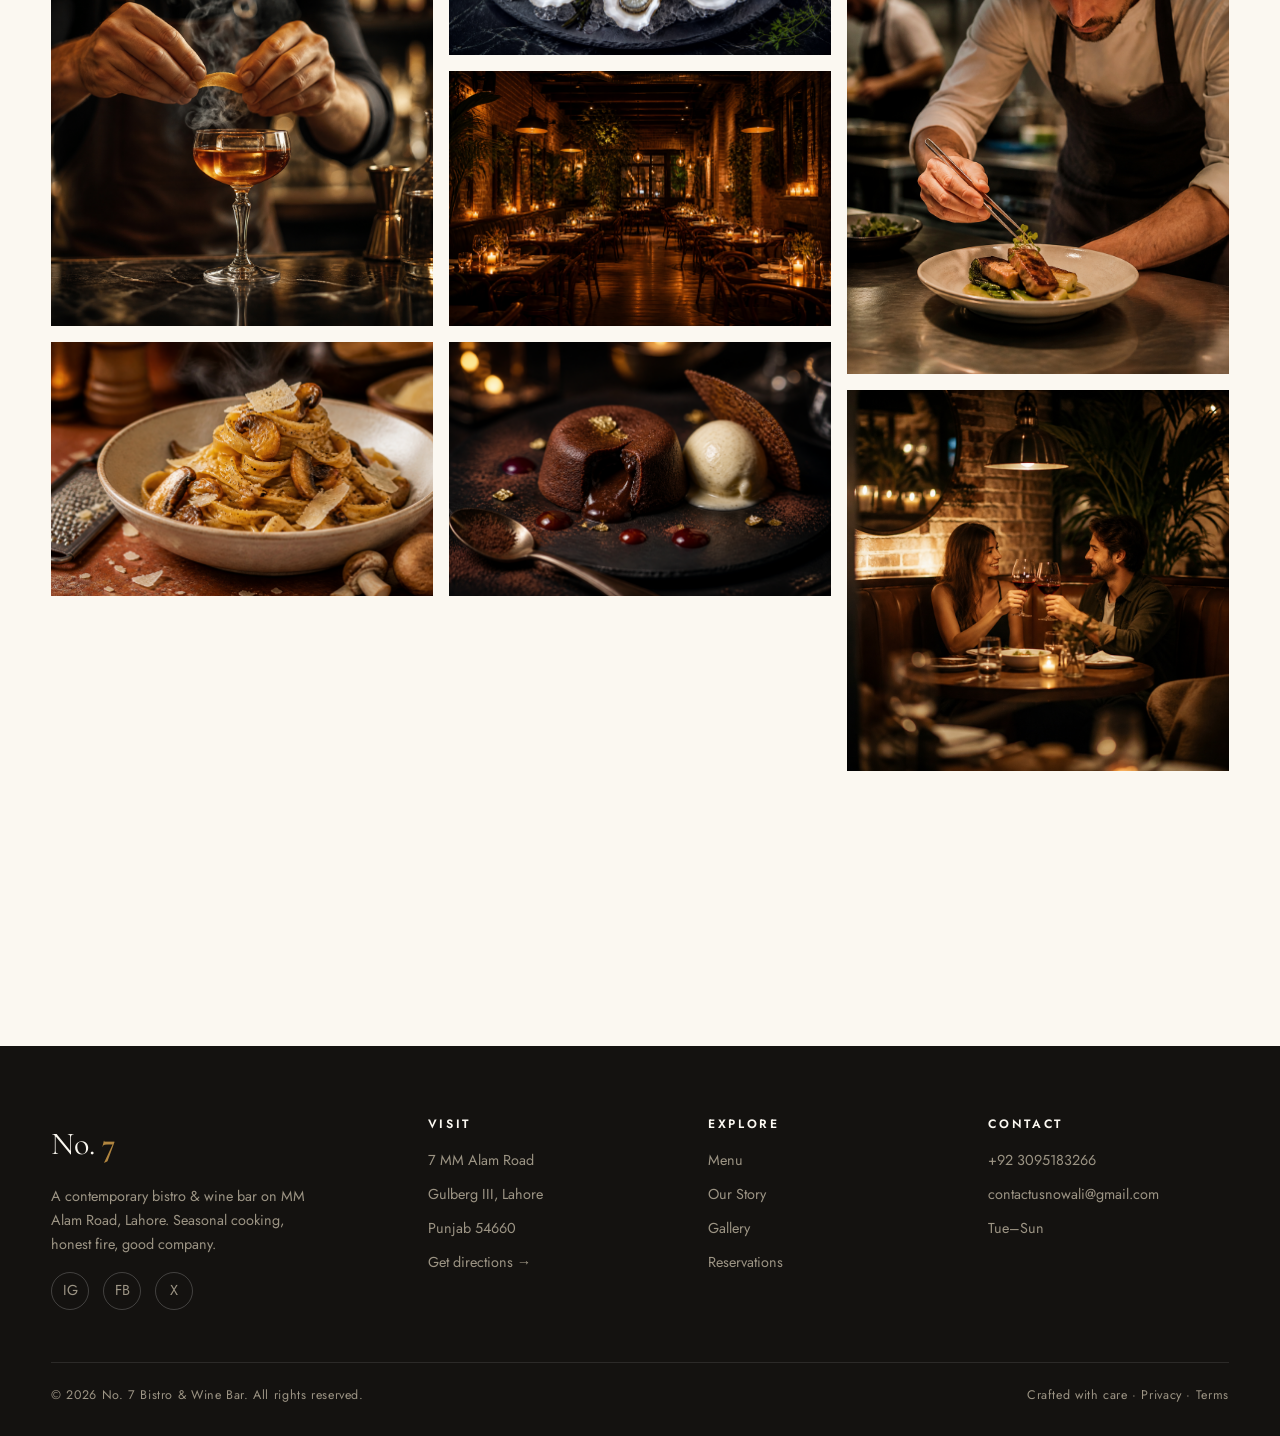
<file: gallery.html>
﻿<!DOCTYPE html>
<html lang="en">
<head>
<meta charset="UTF-8">
<meta name="viewport" content="width=device-width, initial-scale=1.0">
<title>Gallery — No. 7 Bistro &amp; Wine Bar</title>
<meta name="description" content="A look inside No. 7 — the room, the plates, the bar and the people who make it.">
<link rel="preconnect" href="https://fonts.googleapis.com">
<link rel="preconnect" href="https://fonts.gstatic.com" crossorigin>
<link href="https://fonts.googleapis.com/css2?family=Cormorant+Garamond:ital,wght@0,400;0,500;0,600;0,700;1,400;1,500&family=Jost:wght@300;400;500;600&display=swap" rel="stylesheet">
<link rel="stylesheet" href="css/style.css">
</head>
<body>

<div class="topbar">
  <div class="wrap">
    <span>Open Tue–Sun · Dinner from 5:30pm</span>
    <div class="tb-right">
      <a href="tel:+923095183266">+92 3095183266</a>
      <a href="https://www.google.com/maps/search/?api=1&query=7+MM+Alam+Road+Gulberg+III+Lahore+Punjab" target="_blank" rel="noopener">7 MM Alam Road, Lahore</a>
    </div>
  </div>
</div>

<header class="nav">
  <div class="wrap">
    <a href="/" class="brand"><span class="mark">No.&nbsp;<b>7</b></span><small>Bistro &amp; Wine Bar</small></a>
    <nav class="menu-links" id="menu">
      <a href="/">Home</a>
      <a href="/menu">Menu</a>
      <a href="/about">Our Story</a>
      <a href="/gallery" class="active">Gallery</a>
      <a href="/contact">Visit</a>
    </nav>
    <a href="/reservations" class="btn">Reserve a Table</a>
    <button class="burger" id="burger" aria-label="Menu"><span></span><span></span><span></span></button>
  </div>
</header>

<section class="phero">
  <div class="phero__bg"><img src="images/gal-cocktail.png" alt="A craft cocktail at the bar"></div>
  <div class="wrap">
    <span class="eyebrow" style="color:#e9d4ac">A look inside</span>
    <h1>Gallery</h1>
    <div class="crumb">Home / Gallery</div>
  </div>
</section>

<section class="section">
  <div class="wrap">
    <div class="sec-head center reveal">
      <span class="eyebrow">Through our lens</span>
      <div class="rule"></div>
      <h2>The room, the plates, the moments</h2>
      <p>No filters needed — this is just an ordinary evening at No. 7.</p>
    </div>

    <div class="gallery reveal">
      <a href="images/hero.png" target="_blank" rel="noopener"><img src="images/hero.png" alt="The dining room at dusk"></a>
      <a href="images/dish-duck.png" target="_blank" rel="noopener"><img src="images/dish-duck.png" alt="Fire-seared duck"></a>
      <a href="images/gal-cocktail.png" target="_blank" rel="noopener"><img src="images/gal-cocktail.png" alt="A craft cocktail"></a>
      <a href="images/dish-pasta.png" target="_blank" rel="noopener"><img src="images/dish-pasta.png" alt="Wild mushroom tagliatelle"></a>
      <a href="images/gal-table.png" target="_blank" rel="noopener"><img src="images/gal-table.png" alt="An elegant table setting"></a>
      <a href="images/dish-seafood.png" target="_blank" rel="noopener"><img src="images/dish-seafood.png" alt="Fresh seafood platter"></a>
      <a href="images/band-room.png" target="_blank" rel="noopener"><img src="images/band-room.png" alt="The candlelit dining room"></a>
      <a href="images/dish-dessert.png" target="_blank" rel="noopener"><img src="images/dish-dessert.png" alt="Molten chocolate fondant"></a>
      <a href="images/gal-board.png" target="_blank" rel="noopener"><img src="images/gal-board.png" alt="A sharing board"></a>
      <a href="images/chef.png" target="_blank" rel="noopener"><img src="images/chef.png" alt="Chef plating at the pass"></a>
      <a href="images/gal-booth.png" target="_blank" rel="noopener"><img src="images/gal-booth.png" alt="A cosy corner booth"></a>
    </div>

    <div class="center reveal" style="margin-top:56px">
      <p style="color:var(--ink-soft);margin-bottom:22px">Tag us <b>@numberseven</b> — we love seeing your evenings.</p>
      <a href="/reservations" class="btn btn--gold">Reserve a Table</a>
    </div>
  </div>
</section>

<footer class="footer">
  <div class="wrap">
    <div class="cols">
      <div>
        <div class="mark">No. <b>7</b></div>
        <p style="margin-top:14px;max-width:260px">A contemporary bistro &amp; wine bar on MM Alam Road, Lahore. Seasonal cooking, honest fire, good company.</p>
        <div class="social"><a href="#">IG</a><a href="#">FB</a><a href="#">X</a></div>
      </div>
      <div><h4>Visit</h4><ul><li>7 MM Alam Road</li><li>Gulberg III, Lahore</li><li>Punjab 54660</li><li><a href="https://www.google.com/maps/search/?api=1&query=7+MM+Alam+Road+Gulberg+III+Lahore+Punjab" target="_blank" rel="noopener">Get directions →</a></li></ul></div>
      <div><h4>Explore</h4><ul><li><a href="/menu">Menu</a></li><li><a href="/about">Our Story</a></li><li><a href="/gallery">Gallery</a></li><li><a href="/reservations">Reservations</a></li></ul></div>
      <div><h4>Contact</h4><ul><li><a href="tel:+923095183266">+92 3095183266</a></li><li><a href="mailto:contactusnowali@gmail.com">contactusnowali@gmail.com</a></li><li>Tue–Sun</li></ul></div>
    </div>
    <div class="foot-bottom">
      <span>© <span id="year">2026</span> No. 7 Bistro &amp; Wine Bar. All rights reserved.</span>
      <span>Crafted with care · <a href="/privacy" style="color:inherit">Privacy</a> · <a href="/terms" style="color:inherit">Terms</a></span>
    </div>
  </div>
</footer>

<script src="js/main.js"></script>
</body>
</html>
</file>
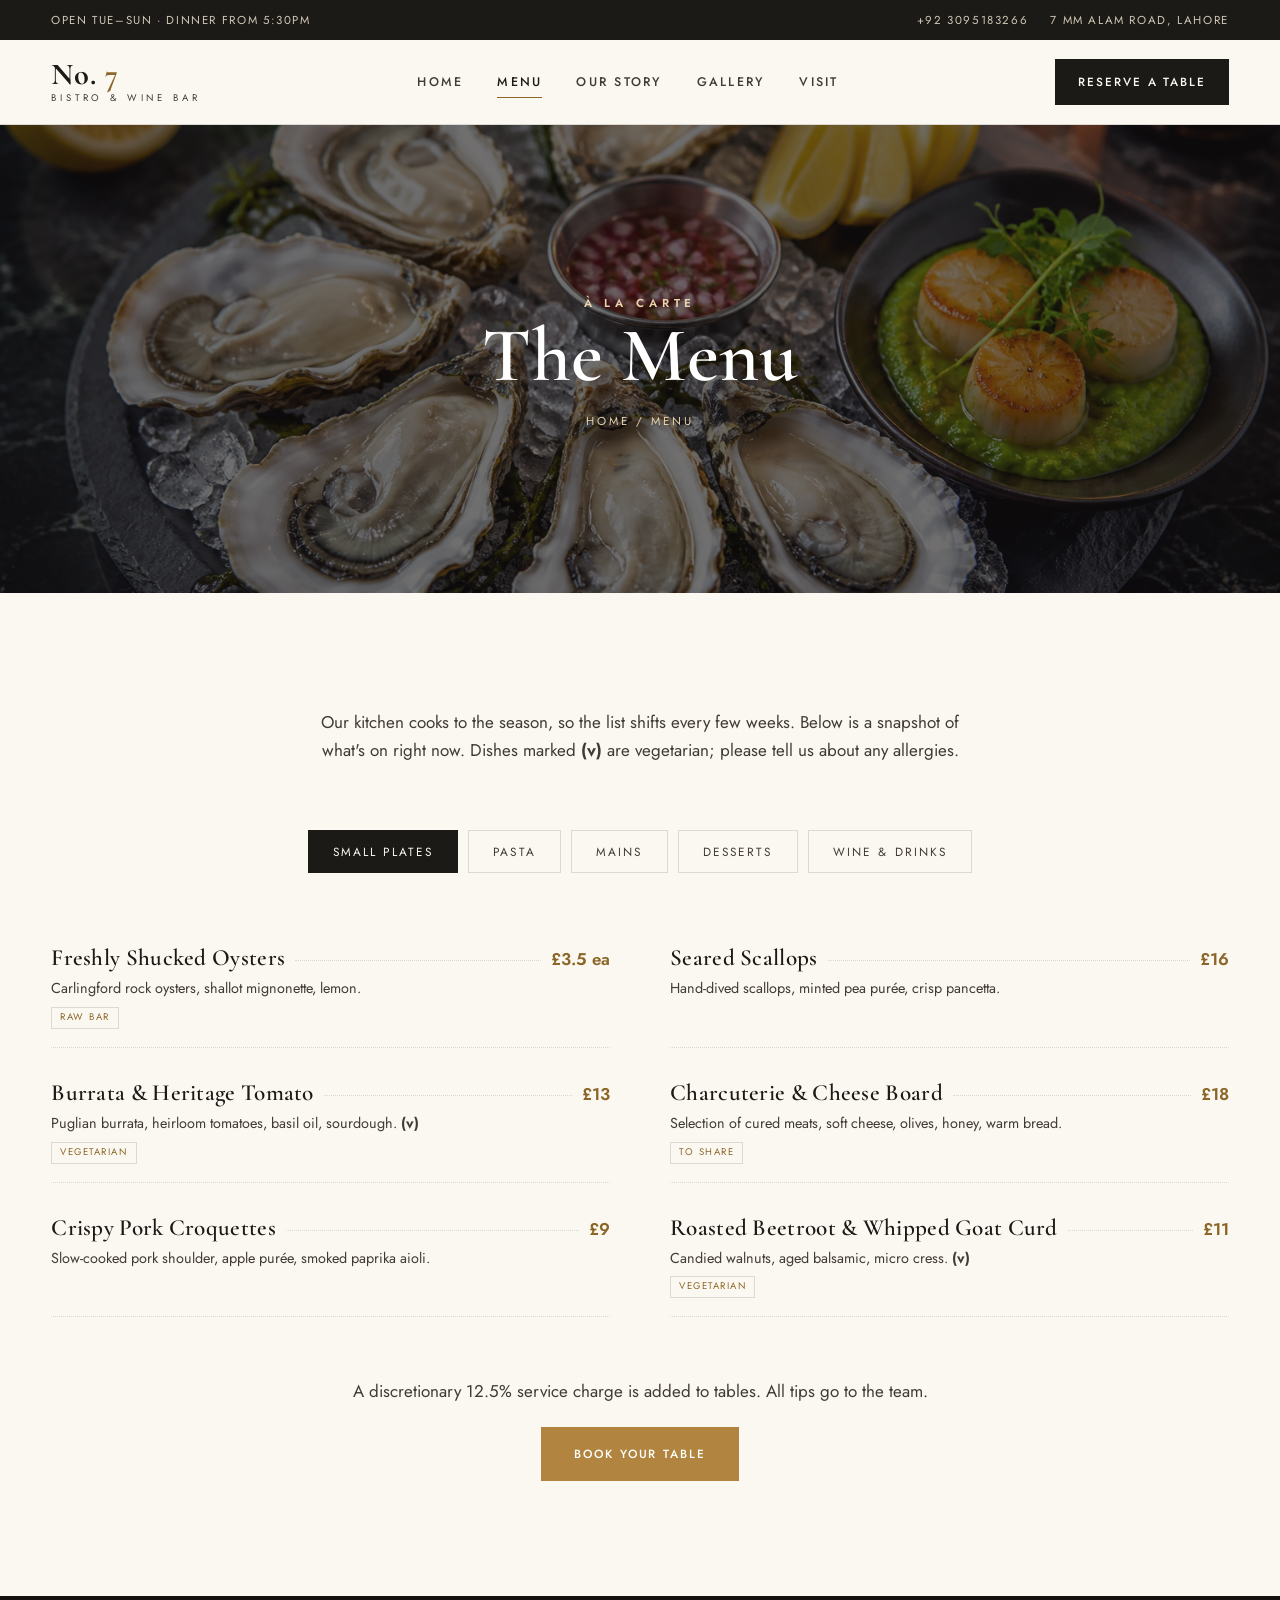
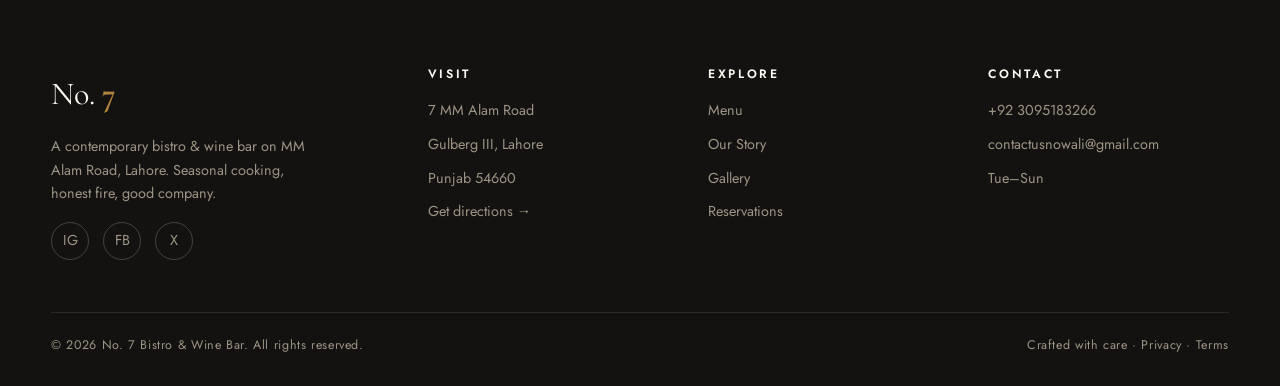
<file: menu.html>
﻿<!DOCTYPE html>
<html lang="en">
<head>
<meta charset="UTF-8">
<meta name="viewport" content="width=device-width, initial-scale=1.0">
<title>Menu — No. 7 Bistro &amp; Wine Bar</title>
<meta name="description" content="Explore the seasonal menu at No. 7 — small plates, pasta, mains, desserts and a hand-picked list of natural wines.">
<link rel="preconnect" href="https://fonts.googleapis.com">
<link rel="preconnect" href="https://fonts.gstatic.com" crossorigin>
<link href="https://fonts.googleapis.com/css2?family=Cormorant+Garamond:ital,wght@0,400;0,500;0,600;0,700;1,400;1,500&family=Jost:wght@300;400;500;600&display=swap" rel="stylesheet">
<link rel="stylesheet" href="css/style.css">
</head>
<body>

<div class="topbar">
  <div class="wrap">
    <span>Open Tue–Sun · Dinner from 5:30pm</span>
    <div class="tb-right">
      <a href="tel:+923095183266">+92 3095183266</a>
      <a href="https://www.google.com/maps/search/?api=1&query=7+MM+Alam+Road+Gulberg+III+Lahore+Punjab" target="_blank" rel="noopener">7 MM Alam Road, Lahore</a>
    </div>
  </div>
</div>

<header class="nav">
  <div class="wrap">
    <a href="/" class="brand">
      <span class="mark">No.&nbsp;<b>7</b></span>
      <small>Bistro &amp; Wine Bar</small>
    </a>
    <nav class="menu-links" id="menu">
      <a href="/">Home</a>
      <a href="/menu" class="active">Menu</a>
      <a href="/about">Our Story</a>
      <a href="/gallery">Gallery</a>
      <a href="/contact">Visit</a>
    </nav>
    <a href="/reservations" class="btn">Reserve a Table</a>
    <button class="burger" id="burger" aria-label="Menu"><span></span><span></span><span></span></button>
  </div>
</header>

<section class="phero">
  <div class="phero__bg"><img src="images/dish-seafood.png" alt="Seafood platter"></div>
  <div class="wrap">
    <span class="eyebrow" style="color:#e9d4ac">À la carte</span>
    <h1>The Menu</h1>
    <div class="crumb">Home / Menu</div>
  </div>
</section>

<section class="section">
  <div class="wrap">
    <div class="sec-head center reveal">
      <p>Our kitchen cooks to the season, so the list shifts every few weeks. Below is a snapshot of what's on right now. Dishes marked <b>(v)</b> are vegetarian; please tell us about any allergies.</p>
    </div>

    <div class="menu-tabs reveal">
      <button class="active" data-tab="starters">Small Plates</button>
      <button data-tab="pasta">Pasta</button>
      <button data-tab="mains">Mains</button>
      <button data-tab="desserts">Desserts</button>
      <button data-tab="wine">Wine &amp; Drinks</button>
    </div>

    <!-- Starters -->
    <div class="menu-panel active" id="starters">
      <div class="menu-grid">
        <div class="m-item"><div class="top"><h3>Freshly Shucked Oysters</h3><span class="dots"></span><span class="price">£3.5 ea</span></div><p>Carlingford rock oysters, shallot mignonette, lemon.</p><div class="tags"><span>Raw bar</span></div></div>
        <div class="m-item"><div class="top"><h3>Seared Scallops</h3><span class="dots"></span><span class="price">£16</span></div><p>Hand-dived scallops, minted pea purée, crisp pancetta.</p></div>
        <div class="m-item"><div class="top"><h3>Burrata &amp; Heritage Tomato</h3><span class="dots"></span><span class="price">£13</span></div><p>Puglian burrata, heirloom tomatoes, basil oil, sourdough. <b>(v)</b></p><div class="tags"><span>Vegetarian</span></div></div>
        <div class="m-item"><div class="top"><h3>Charcuterie &amp; Cheese Board</h3><span class="dots"></span><span class="price">£18</span></div><p>Selection of cured meats, soft cheese, olives, honey, warm bread.</p><div class="tags"><span>To share</span></div></div>
        <div class="m-item"><div class="top"><h3>Crispy Pork Croquettes</h3><span class="dots"></span><span class="price">£9</span></div><p>Slow-cooked pork shoulder, apple purée, smoked paprika aioli.</p></div>
        <div class="m-item"><div class="top"><h3>Roasted Beetroot &amp; Whipped Goat Curd</h3><span class="dots"></span><span class="price">£11</span></div><p>Candied walnuts, aged balsamic, micro cress. <b>(v)</b></p><div class="tags"><span>Vegetarian</span></div></div>
      </div>
    </div>

    <!-- Pasta -->
    <div class="menu-panel" id="pasta">
      <div class="menu-grid">
        <div class="m-item"><div class="top"><h3>Wild Mushroom Tagliatelle</h3><span class="dots"></span><span class="price">£19</span></div><p>Handmade ribbons, girolles, aged parmesan, black pepper, truffle. <b>(v)</b></p><div class="tags"><span>Vegetarian</span><span>Signature</span></div></div>
        <div class="m-item"><div class="top"><h3>Cacio e Pepe</h3><span class="dots"></span><span class="price">£16</span></div><p>Tonnarelli, Pecorino Romano, cracked pepper, nothing to hide. <b>(v)</b></p></div>
        <div class="m-item"><div class="top"><h3>Beef Shin Ragù Pappardelle</h3><span class="dots"></span><span class="price">£21</span></div><p>Six-hour braise, red wine, gremolata, Parmesan.</p></div>
        <div class="m-item"><div class="top"><h3>Crab &amp; Chilli Linguine</h3><span class="dots"></span><span class="price">£23</span></div><p>Devon crab, fresh chilli, garlic, parsley, lemon.</p></div>
        <div class="m-item"><div class="top"><h3>Pumpkin Ravioli</h3><span class="dots"></span><span class="price">£18</span></div><p>Roast squash, brown butter, crisp sage, amaretti. <b>(v)</b></p><div class="tags"><span>Vegetarian</span></div></div>
        <div class="m-item"><div class="top"><h3>Lobster Spaghetti</h3><span class="dots"></span><span class="price">£29</span></div><p>Half native lobster, bisque, datterini, basil.</p></div>
      </div>
    </div>

    <!-- Mains -->
    <div class="menu-panel" id="mains">
      <div class="menu-grid">
        <div class="m-item"><div class="top"><h3>Fire-Seared Duck Breast</h3><span class="dots"></span><span class="price">£28</span></div><p>Gressingham duck, roast heritage carrots, sour cherry jus, thyme.</p><div class="tags"><span>Signature</span></div></div>
        <div class="m-item"><div class="top"><h3>Aged Ribeye (300g)</h3><span class="dots"></span><span class="price">£34</span></div><p>35-day dry-aged, triple-cooked chips, bone marrow butter, watercress.</p></div>
        <div class="m-item"><div class="top"><h3>Pan-Roasted Cod</h3><span class="dots"></span><span class="price">£26</span></div><p>Line-caught cod, white bean cassoulet, chorizo, salsa verde.</p></div>
        <div class="m-item"><div class="top"><h3>Herb-Crusted Lamb Rump</h3><span class="dots"></span><span class="price">£27</span></div><p>Welsh lamb, dauphinoise, charred leeks, rosemary jus.</p></div>
        <div class="m-item"><div class="top"><h3>Wild Mushroom &amp; Truffle Risotto</h3><span class="dots"></span><span class="price">£20</span></div><p>Carnaroli rice, seasonal mushrooms, Parmesan, truffle. <b>(v)</b></p><div class="tags"><span>Vegetarian</span></div></div>
        <div class="m-item"><div class="top"><h3>Roast Chicken for Two</h3><span class="dots"></span><span class="price">£42</span></div><p>Whole free-range chicken, bread sauce, roast potatoes, greens.</p><div class="tags"><span>To share</span></div></div>
      </div>
    </div>

    <!-- Desserts -->
    <div class="menu-panel" id="desserts">
      <div class="menu-grid">
        <div class="m-item"><div class="top"><h3>Molten Chocolate Fondant</h3><span class="dots"></span><span class="price">£11</span></div><p>70% Valrhona, vanilla bean ice cream, raspberry, gold leaf.</p><div class="tags"><span>Signature</span></div></div>
        <div class="m-item"><div class="top"><h3>Vanilla Crème Brûlée</h3><span class="dots"></span><span class="price">£9</span></div><p>Madagascan vanilla, caramelised sugar, shortbread.</p></div>
        <div class="m-item"><div class="top"><h3>Lemon Tart</h3><span class="dots"></span><span class="price">£9</span></div><p>Amalfi lemon, torched meringue, raspberry sorbet.</p></div>
        <div class="m-item"><div class="top"><h3>Affogato</h3><span class="dots"></span><span class="price">£7</span></div><p>Espresso, vanilla gelato, optional shot of amaretto (+£4).</p></div>
        <div class="m-item"><div class="top"><h3>Sticky Toffee Pudding</h3><span class="dots"></span><span class="price">£10</span></div><p>Medjool date sponge, salted toffee, clotted cream.</p></div>
        <div class="m-item"><div class="top"><h3>British Cheese Selection</h3><span class="dots"></span><span class="price">£14</span></div><p>Three cheeses, quince, oatcakes, grapes.</p></div>
      </div>
    </div>

    <!-- Wine -->
    <div class="menu-panel" id="wine">
      <div class="menu-grid">
        <div class="m-item"><div class="top"><h3>House Red / White</h3><span class="dots"></span><span class="price">£7 / £28</span></div><p>Our rotating low-intervention pour. Ask your server what's open.</p><div class="tags"><span>Glass / Bottle</span></div></div>
        <div class="m-item"><div class="top"><h3>Côtes du Rhône, Domaine Les Aphillanthes</h3><span class="dots"></span><span class="price">£46</span></div><p>Organic Grenache-Syrah, dark fruit, warm spice.</p></div>
        <div class="m-item"><div class="top"><h3>Chablis, Domaine Pattes Loup</h3><span class="dots"></span><span class="price">£58</span></div><p>Biodynamic, flinty, precise, saline finish.</p></div>
        <div class="m-item"><div class="top"><h3>Pét-Nat, Loire Valley</h3><span class="dots"></span><span class="price">£42</span></div><p>Cloudy, joyful, lightly sparkling. A house favourite.</p></div>
        <div class="m-item"><div class="top"><h3>No. 7 Negroni</h3><span class="dots"></span><span class="price">£12</span></div><p>House-batched, barrel-rested, orange oil.</p><div class="tags"><span>Cocktail</span></div></div>
        <div class="m-item"><div class="top"><h3>Seasonal Spritz</h3><span class="dots"></span><span class="price">£10</span></div><p>Ask about today's — always something fresh and bitter.</p><div class="tags"><span>Cocktail</span></div></div>
      </div>
    </div>

    <div class="center reveal" style="margin-top:60px">
      <p style="color:var(--ink-soft);margin-bottom:22px">A discretionary 12.5% service charge is added to tables. All tips go to the team.</p>
      <a href="/reservations" class="btn btn--gold">Book Your Table</a>
    </div>
  </div>
</section>

<footer class="footer">
  <div class="wrap">
    <div class="cols">
      <div>
        <div class="mark">No. <b>7</b></div>
        <p style="margin-top:14px;max-width:260px">A contemporary bistro &amp; wine bar on MM Alam Road, Lahore. Seasonal cooking, honest fire, good company.</p>
        <div class="social"><a href="#">IG</a><a href="#">FB</a><a href="#">X</a></div>
      </div>
      <div><h4>Visit</h4><ul><li>7 MM Alam Road</li><li>Gulberg III, Lahore</li><li>Punjab 54660</li><li><a href="https://www.google.com/maps/search/?api=1&query=7+MM+Alam+Road+Gulberg+III+Lahore+Punjab" target="_blank" rel="noopener">Get directions →</a></li></ul></div>
      <div><h4>Explore</h4><ul><li><a href="/menu">Menu</a></li><li><a href="/about">Our Story</a></li><li><a href="/gallery">Gallery</a></li><li><a href="/reservations">Reservations</a></li></ul></div>
      <div><h4>Contact</h4><ul><li><a href="tel:+923095183266">+92 3095183266</a></li><li><a href="mailto:contactusnowali@gmail.com">contactusnowali@gmail.com</a></li><li>Tue–Sun</li></ul></div>
    </div>
    <div class="foot-bottom">
      <span>© <span id="year">2026</span> No. 7 Bistro &amp; Wine Bar. All rights reserved.</span>
      <span>Crafted with care · <a href="/privacy" style="color:inherit">Privacy</a> · <a href="/terms" style="color:inherit">Terms</a></span>
    </div>
  </div>
</footer>

<script src="js/main.js"></script>
</body>
</html>
</file>
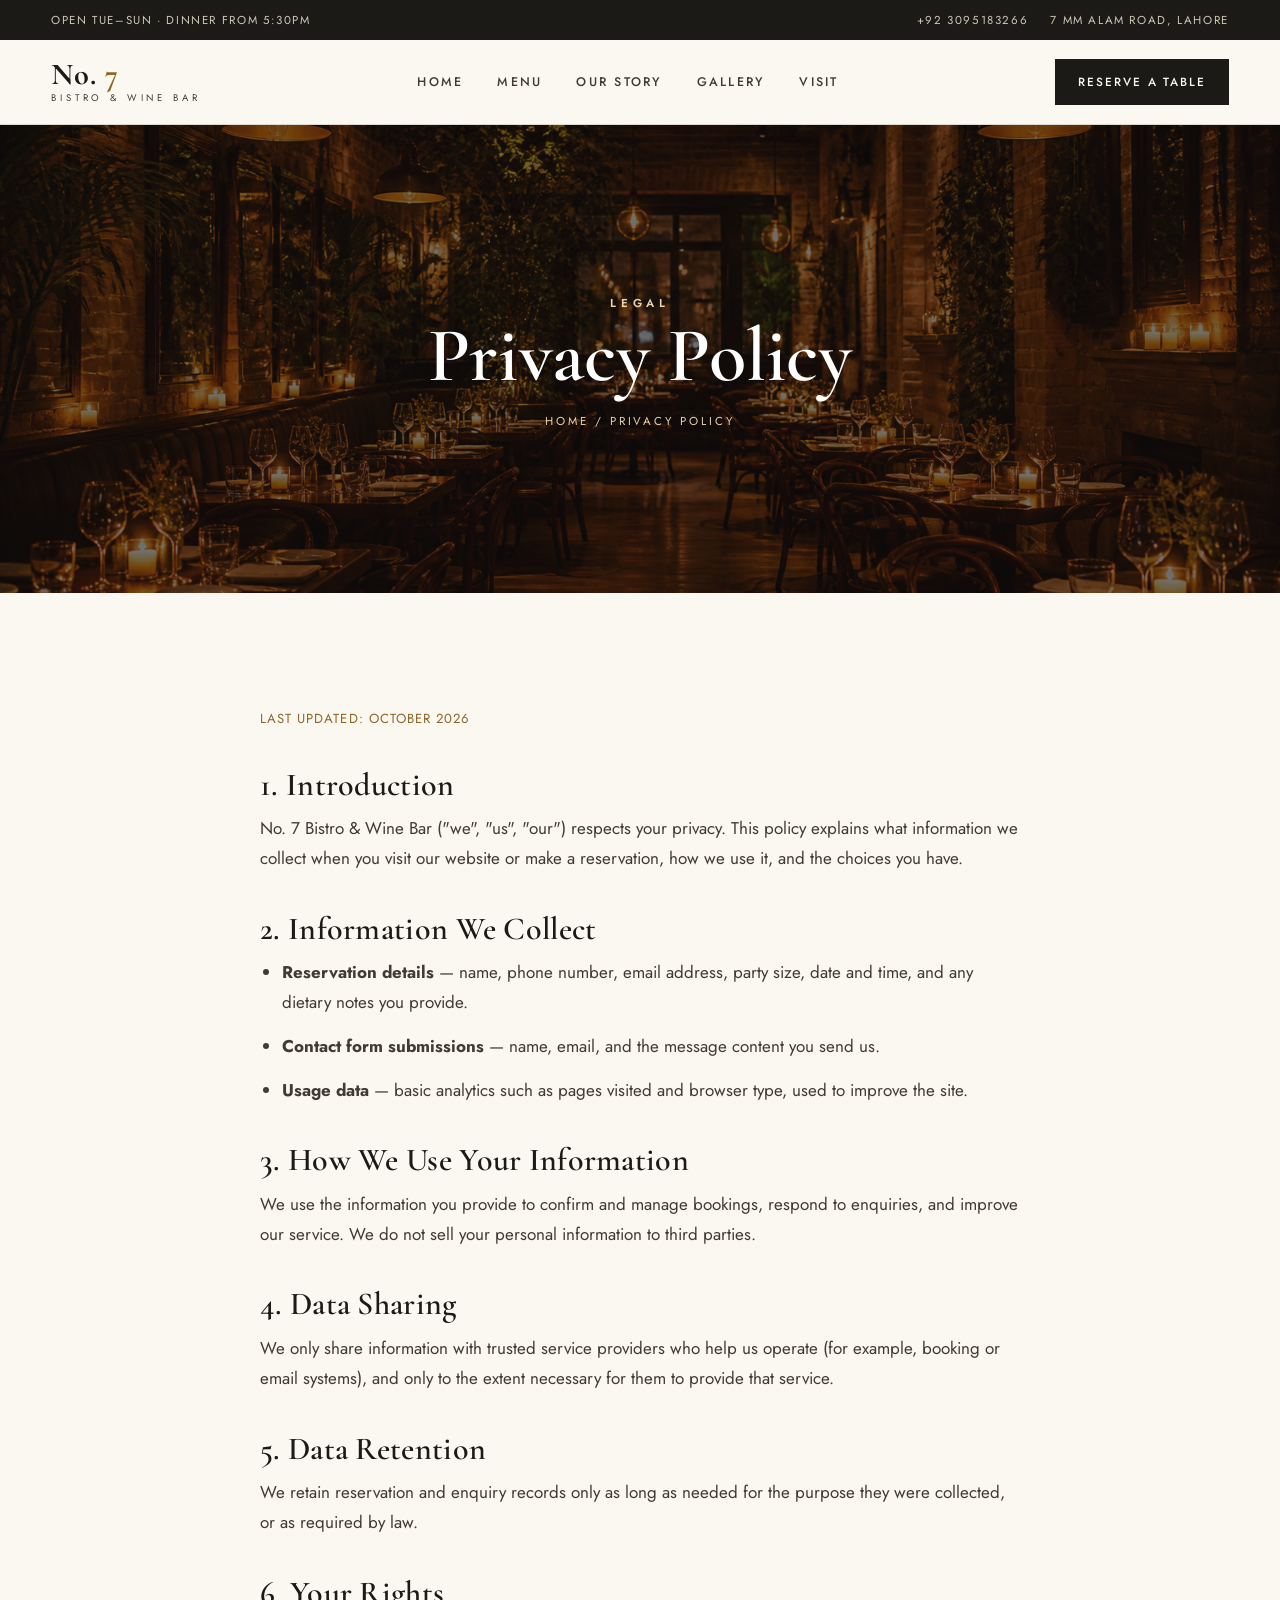
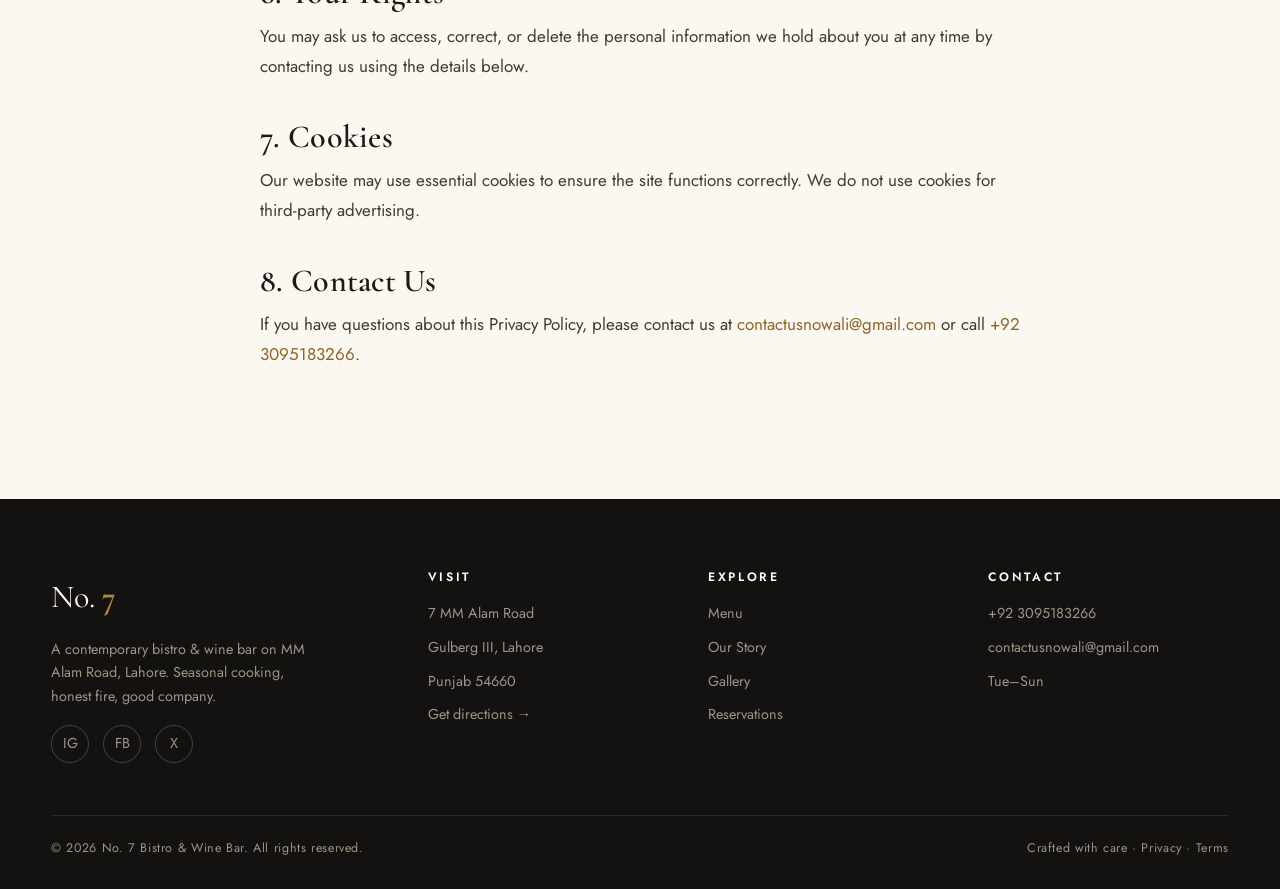
<file: privacy.html>
﻿<!DOCTYPE html>
<html lang="en">
<head>
<meta charset="UTF-8">
<meta name="viewport" content="width=device-width, initial-scale=1.0">
<title>Privacy Policy — No. 7 Bistro &amp; Wine Bar</title>
<meta name="description" content="Privacy Policy for No. 7 Bistro & Wine Bar — how we collect, use and protect your information.">
<link rel="preconnect" href="https://fonts.googleapis.com">
<link rel="preconnect" href="https://fonts.gstatic.com" crossorigin>
<link href="https://fonts.googleapis.com/css2?family=Cormorant+Garamond:ital,wght@0,400;0,500;0,600;0,700;1,400;1,500&family=Jost:wght@300;400;500;600&display=swap" rel="stylesheet">
<link rel="stylesheet" href="css/style.css">
<style>
  .legal{max-width:760px;margin:0 auto}
  .legal h2{font-size:clamp(1.5rem,3vw,2rem);margin:38px 0 12px}
  .legal h2:first-child{margin-top:0}
  .legal p,.legal li{color:var(--ink-soft);line-height:1.75;margin-bottom:14px}
  .legal ul{padding-left:22px}
  .legal .updated{color:var(--gold-deep);font-size:.82rem;letter-spacing:.08em;text-transform:uppercase;margin-bottom:30px;display:block}
</style>
</head>
<body>

<div class="topbar">
  <div class="wrap">
    <span>Open Tue–Sun · Dinner from 5:30pm</span>
    <div class="tb-right">
      <a href="tel:+923095183266">+92 3095183266</a>
      <a href="https://www.google.com/maps/search/?api=1&query=7+MM+Alam+Road+Gulberg+III+Lahore+Punjab" target="_blank" rel="noopener">7 MM Alam Road, Lahore</a>
    </div>
  </div>
</div>

<header class="nav">
  <div class="wrap">
    <a href="/" class="brand"><span class="mark">No.&nbsp;<b>7</b></span><small>Bistro &amp; Wine Bar</small></a>
    <nav class="menu-links" id="menu">
      <a href="/">Home</a>
      <a href="/menu">Menu</a>
      <a href="/about">Our Story</a>
      <a href="/gallery">Gallery</a>
      <a href="/contact">Visit</a>
    </nav>
    <a href="/reservations" class="btn">Reserve a Table</a>
    <button class="burger" id="burger" aria-label="Menu"><span></span><span></span><span></span></button>
  </div>
</header>

<section class="phero">
  <div class="phero__bg"><img src="images/band-room.png" alt="The dining room at No. 7"></div>
  <div class="wrap">
    <span class="eyebrow" style="color:#e9d4ac">Legal</span>
    <h1>Privacy Policy</h1>
    <div class="crumb">Home / Privacy Policy</div>
  </div>
</section>

<section class="section">
  <div class="wrap legal">
    <span class="updated">Last updated: October 2026</span>

    <h2>1. Introduction</h2>
    <p>No. 7 Bistro &amp; Wine Bar ("we", "us", "our") respects your privacy. This policy explains what information we collect when you visit our website or make a reservation, how we use it, and the choices you have.</p>

    <h2>2. Information We Collect</h2>
    <ul>
      <li><strong>Reservation details</strong> — name, phone number, email address, party size, date and time, and any dietary notes you provide.</li>
      <li><strong>Contact form submissions</strong> — name, email, and the message content you send us.</li>
      <li><strong>Usage data</strong> — basic analytics such as pages visited and browser type, used to improve the site.</li>
    </ul>

    <h2>3. How We Use Your Information</h2>
    <p>We use the information you provide to confirm and manage bookings, respond to enquiries, and improve our service. We do not sell your personal information to third parties.</p>

    <h2>4. Data Sharing</h2>
    <p>We only share information with trusted service providers who help us operate (for example, booking or email systems), and only to the extent necessary for them to provide that service.</p>

    <h2>5. Data Retention</h2>
    <p>We retain reservation and enquiry records only as long as needed for the purpose they were collected, or as required by law.</p>

    <h2>6. Your Rights</h2>
    <p>You may ask us to access, correct, or delete the personal information we hold about you at any time by contacting us using the details below.</p>

    <h2>7. Cookies</h2>
    <p>Our website may use essential cookies to ensure the site functions correctly. We do not use cookies for third-party advertising.</p>

    <h2>8. Contact Us</h2>
    <p>If you have questions about this Privacy Policy, please contact us at <a href="mailto:contactusnowali@gmail.com" style="color:var(--gold-deep)">contactusnowali@gmail.com</a> or call <a href="tel:+923095183266" style="color:var(--gold-deep)">+92 3095183266</a>.</p>
  </div>
</section>

<footer class="footer">
  <div class="wrap">
    <div class="cols">
      <div>
        <div class="mark">No. <b>7</b></div>
        <p style="margin-top:14px;max-width:260px">A contemporary bistro &amp; wine bar on MM Alam Road, Lahore. Seasonal cooking, honest fire, good company.</p>
        <div class="social"><a href="#">IG</a><a href="#">FB</a><a href="#">X</a></div>
      </div>
      <div><h4>Visit</h4><ul><li>7 MM Alam Road</li><li>Gulberg III, Lahore</li><li>Punjab 54660</li><li><a href="https://www.google.com/maps/search/?api=1&query=7+MM+Alam+Road+Gulberg+III+Lahore+Punjab" target="_blank" rel="noopener">Get directions →</a></li></ul></div>
      <div><h4>Explore</h4><ul><li><a href="/menu">Menu</a></li><li><a href="/about">Our Story</a></li><li><a href="/gallery">Gallery</a></li><li><a href="/reservations">Reservations</a></li></ul></div>
      <div><h4>Contact</h4><ul><li><a href="tel:+923095183266">+92 3095183266</a></li><li><a href="mailto:contactusnowali@gmail.com">contactusnowali@gmail.com</a></li><li>Tue–Sun</li></ul></div>
    </div>
    <div class="foot-bottom">
      <span>© <span id="year">2026</span> No. 7 Bistro &amp; Wine Bar. All rights reserved.</span>
      <span>Crafted with care · <a href="/privacy" style="color:inherit">Privacy</a> · <a href="/terms" style="color:inherit">Terms</a></span>
    </div>
  </div>
</footer>

<script src="js/main.js"></script>
</body>
</html>
</file>
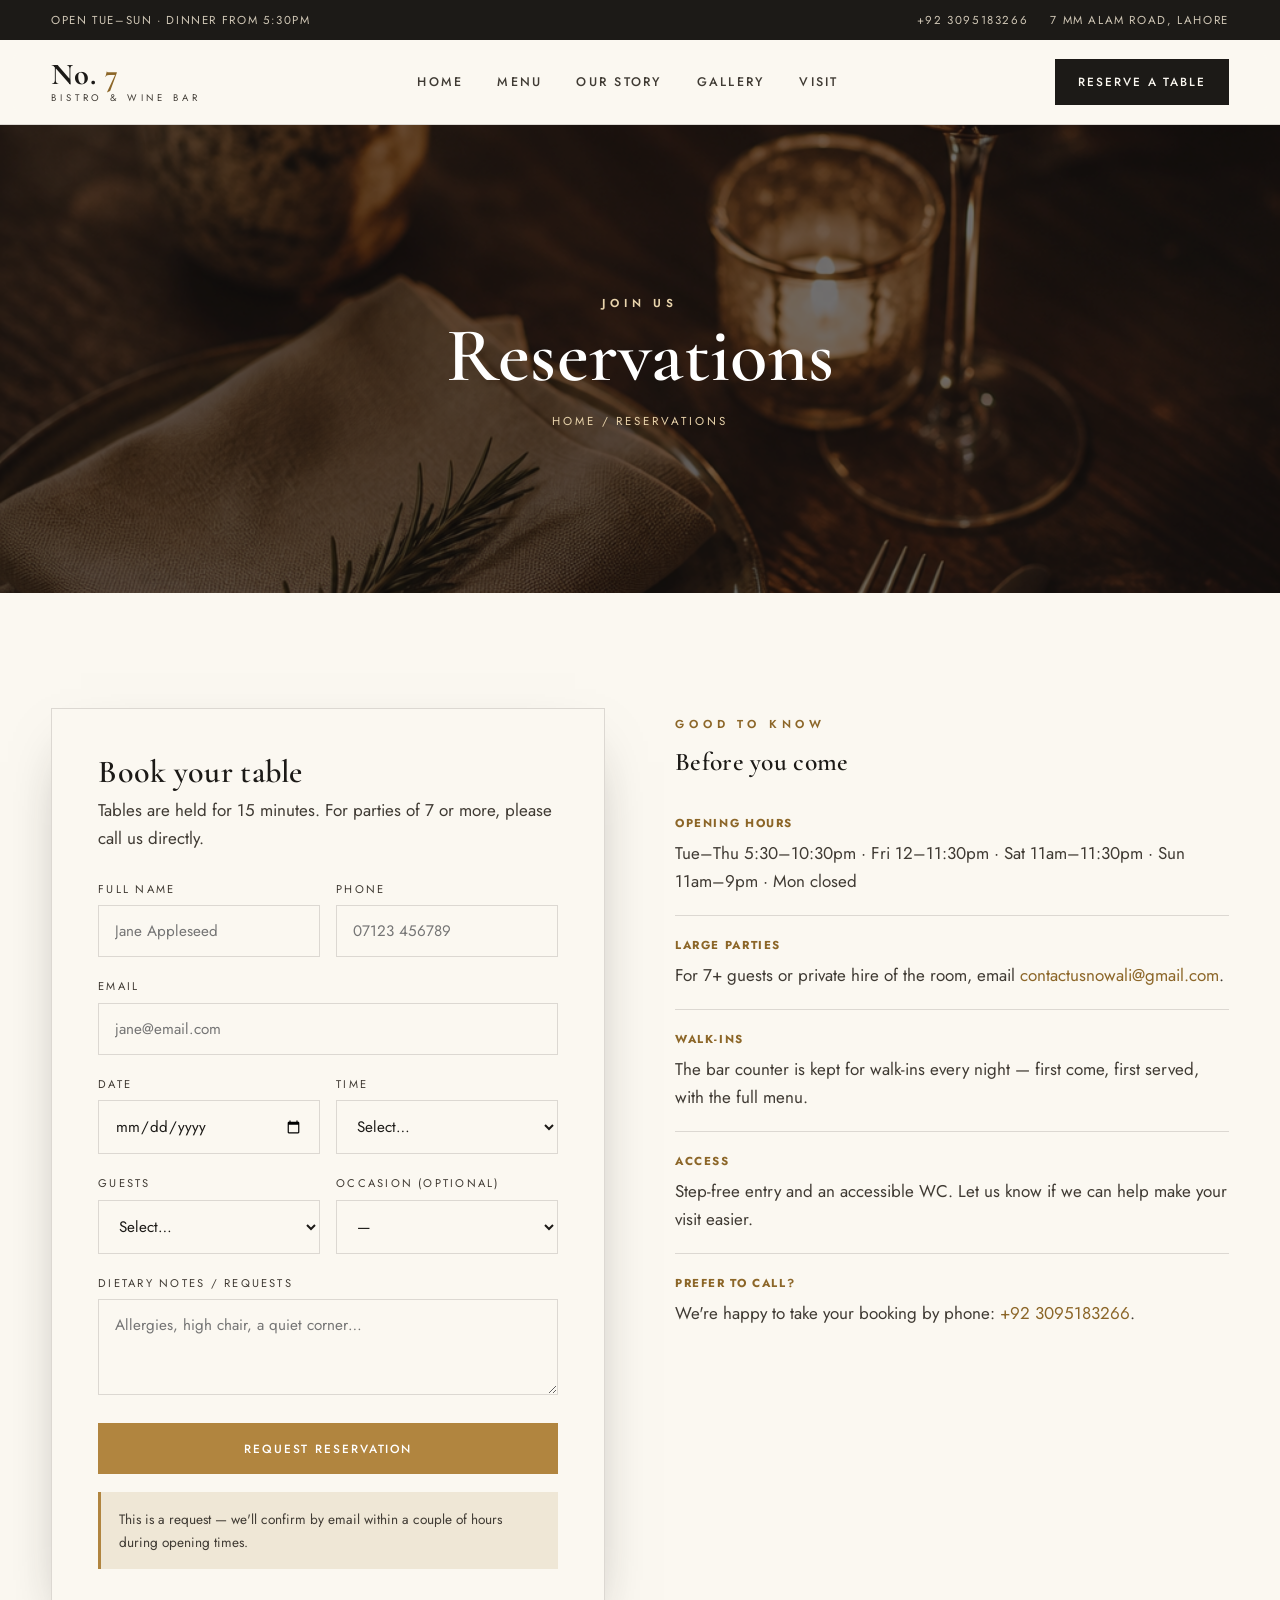
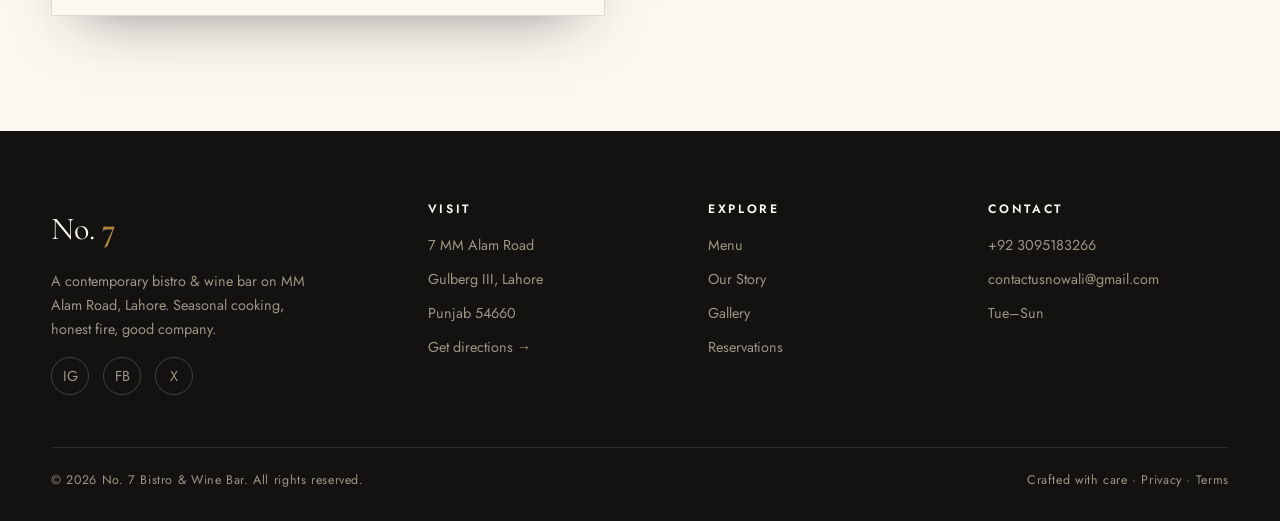
<file: reservations.html>
﻿<!DOCTYPE html>
<html lang="en">
<head>
<meta charset="UTF-8">
<meta name="viewport" content="width=device-width, initial-scale=1.0">
<title>Reservations — No. 7 Bistro &amp; Wine Bar</title>
<meta name="description" content="Book a table at No. 7. Open Tuesday to Sunday for dinner, with lunch Friday to Sunday.">
<link rel="preconnect" href="https://fonts.googleapis.com">
<link rel="preconnect" href="https://fonts.gstatic.com" crossorigin>
<link href="https://fonts.googleapis.com/css2?family=Cormorant+Garamond:ital,wght@0,400;0,500;0,600;0,700;1,400;1,500&family=Jost:wght@300;400;500;600&display=swap" rel="stylesheet">
<link rel="stylesheet" href="css/style.css">
</head>
<body>

<div class="topbar">
  <div class="wrap">
    <span>Open Tue–Sun · Dinner from 5:30pm</span>
    <div class="tb-right">
      <a href="tel:+923095183266">+92 3095183266</a>
      <a href="https://www.google.com/maps/search/?api=1&query=7+MM+Alam+Road+Gulberg+III+Lahore+Punjab" target="_blank" rel="noopener">7 MM Alam Road, Lahore</a>
    </div>
  </div>
</div>

<header class="nav">
  <div class="wrap">
    <a href="/" class="brand"><span class="mark">No.&nbsp;<b>7</b></span><small>Bistro &amp; Wine Bar</small></a>
    <nav class="menu-links" id="menu">
      <a href="/">Home</a>
      <a href="/menu">Menu</a>
      <a href="/about">Our Story</a>
      <a href="/gallery">Gallery</a>
      <a href="/contact">Visit</a>
    </nav>
    <a href="/reservations" class="btn">Reserve a Table</a>
    <button class="burger" id="burger" aria-label="Menu"><span></span><span></span><span></span></button>
  </div>
</header>

<section class="phero">
  <div class="phero__bg"><img src="images/gal-table.png" alt="A set table at No. 7"></div>
  <div class="wrap">
    <span class="eyebrow" style="color:#e9d4ac">Join us</span>
    <h1>Reservations</h1>
    <div class="crumb">Home / Reservations</div>
  </div>
</section>

<section class="section">
  <div class="wrap resv">
    <!-- Form -->
    <div class="resv__form reveal">
      <h2 style="font-size:2rem;margin-bottom:6px">Book your table</h2>
      <p style="color:var(--ink-soft);margin-bottom:28px">Tables are held for 15 minutes. For parties of 7 or more, please call us directly.</p>
      <form id="resvForm">
        <div class="field row">
          <div><label for="name">Full name</label><input id="name" name="name" type="text" required placeholder="Jane Appleseed"></div>
          <div><label for="phone">Phone</label><input id="phone" name="phone" type="tel" required placeholder="07123 456789"></div>
        </div>
        <div class="field">
          <label for="email">Email</label><input id="email" name="email" type="email" required placeholder="jane@email.com">
        </div>
        <div class="field row">
          <div><label for="date">Date</label><input id="date" name="date" type="date" required></div>
          <div><label for="time">Time</label>
            <select id="time" name="time" required>
              <option value="">Select…</option>
              <option>12:00pm</option><option>12:30pm</option><option>1:00pm</option>
              <option>5:30pm</option><option>6:00pm</option><option>6:30pm</option>
              <option>7:00pm</option><option>7:30pm</option><option>8:00pm</option>
              <option>8:30pm</option><option>9:00pm</option>
            </select>
          </div>
        </div>
        <div class="field row">
          <div><label for="guests">Guests</label>
            <select id="guests" name="guests" required>
              <option value="">Select…</option>
              <option>1</option><option>2</option><option>3</option><option>4</option>
              <option>5</option><option>6</option>
            </select>
          </div>
          <div><label for="occasion">Occasion (optional)</label>
            <select id="occasion" name="occasion">
              <option value="">—</option>
              <option>Birthday</option><option>Anniversary</option>
              <option>Date night</option><option>Business</option><option>Just because</option>
            </select>
          </div>
        </div>
        <div class="field">
          <label for="notes">Dietary notes / requests</label>
          <textarea id="notes" name="notes" rows="3" placeholder="Allergies, high chair, a quiet corner…"></textarea>
        </div>
        <button type="submit" class="btn btn--gold" style="width:100%;justify-content:center">Request Reservation</button>
        <div class="resv__note" style="margin-top:18px">This is a request — we'll confirm by email within a couple of hours during opening times.</div>
        <div class="form-msg" id="resvMsg"></div>
      </form>
    </div>

    <!-- Aside -->
    <div class="resv__aside reveal">
      <span class="eyebrow">Good to know</span>
      <h2 style="margin:12px 0 18px">Before you come</h2>
      <div class="block"><strong>Opening hours</strong>
        <p style="color:var(--ink-soft);margin:0">Tue–Thu 5:30–10:30pm · Fri 12–11:30pm · Sat 11am–11:30pm · Sun 11am–9pm · Mon closed</p>
      </div>
      <div class="block"><strong>Large parties</strong>
        <p style="color:var(--ink-soft);margin:0">For 7+ guests or private hire of the room, email <a href="mailto:contactusnowali@gmail.com" style="color:var(--gold-deep)">contactusnowali@gmail.com</a>.</p>
      </div>
      <div class="block"><strong>Walk-ins</strong>
        <p style="color:var(--ink-soft);margin:0">The bar counter is kept for walk-ins every night — first come, first served, with the full menu.</p>
      </div>
      <div class="block"><strong>Access</strong>
        <p style="color:var(--ink-soft);margin:0">Step-free entry and an accessible WC. Let us know if we can help make your visit easier.</p>
      </div>
      <div class="block" style="border-bottom:0"><strong>Prefer to call?</strong>
        <p style="color:var(--ink-soft);margin:0">We're happy to take your booking by phone: <a href="tel:+923095183266" style="color:var(--gold-deep)">+92 3095183266</a>.</p>
      </div>
    </div>
  </div>
</section>

<footer class="footer">
  <div class="wrap">
    <div class="cols">
      <div>
        <div class="mark">No. <b>7</b></div>
        <p style="margin-top:14px;max-width:260px">A contemporary bistro &amp; wine bar on MM Alam Road, Lahore. Seasonal cooking, honest fire, good company.</p>
        <div class="social"><a href="#">IG</a><a href="#">FB</a><a href="#">X</a></div>
      </div>
      <div><h4>Visit</h4><ul><li>7 MM Alam Road</li><li>Gulberg III, Lahore</li><li>Punjab 54660</li><li><a href="https://www.google.com/maps/search/?api=1&query=7+MM+Alam+Road+Gulberg+III+Lahore+Punjab" target="_blank" rel="noopener">Get directions →</a></li></ul></div>
      <div><h4>Explore</h4><ul><li><a href="/menu">Menu</a></li><li><a href="/about">Our Story</a></li><li><a href="/gallery">Gallery</a></li><li><a href="/reservations">Reservations</a></li></ul></div>
      <div><h4>Contact</h4><ul><li><a href="tel:+923095183266">+92 3095183266</a></li><li><a href="mailto:contactusnowali@gmail.com">contactusnowali@gmail.com</a></li><li>Tue–Sun</li></ul></div>
    </div>
    <div class="foot-bottom">
      <span>© <span id="year">2026</span> No. 7 Bistro &amp; Wine Bar. All rights reserved.</span>
      <span>Crafted with care · <a href="/privacy" style="color:inherit">Privacy</a> · <a href="/terms" style="color:inherit">Terms</a></span>
    </div>
  </div>
</footer>

<script src="js/main.js"></script>
</body>
</html>
</file>
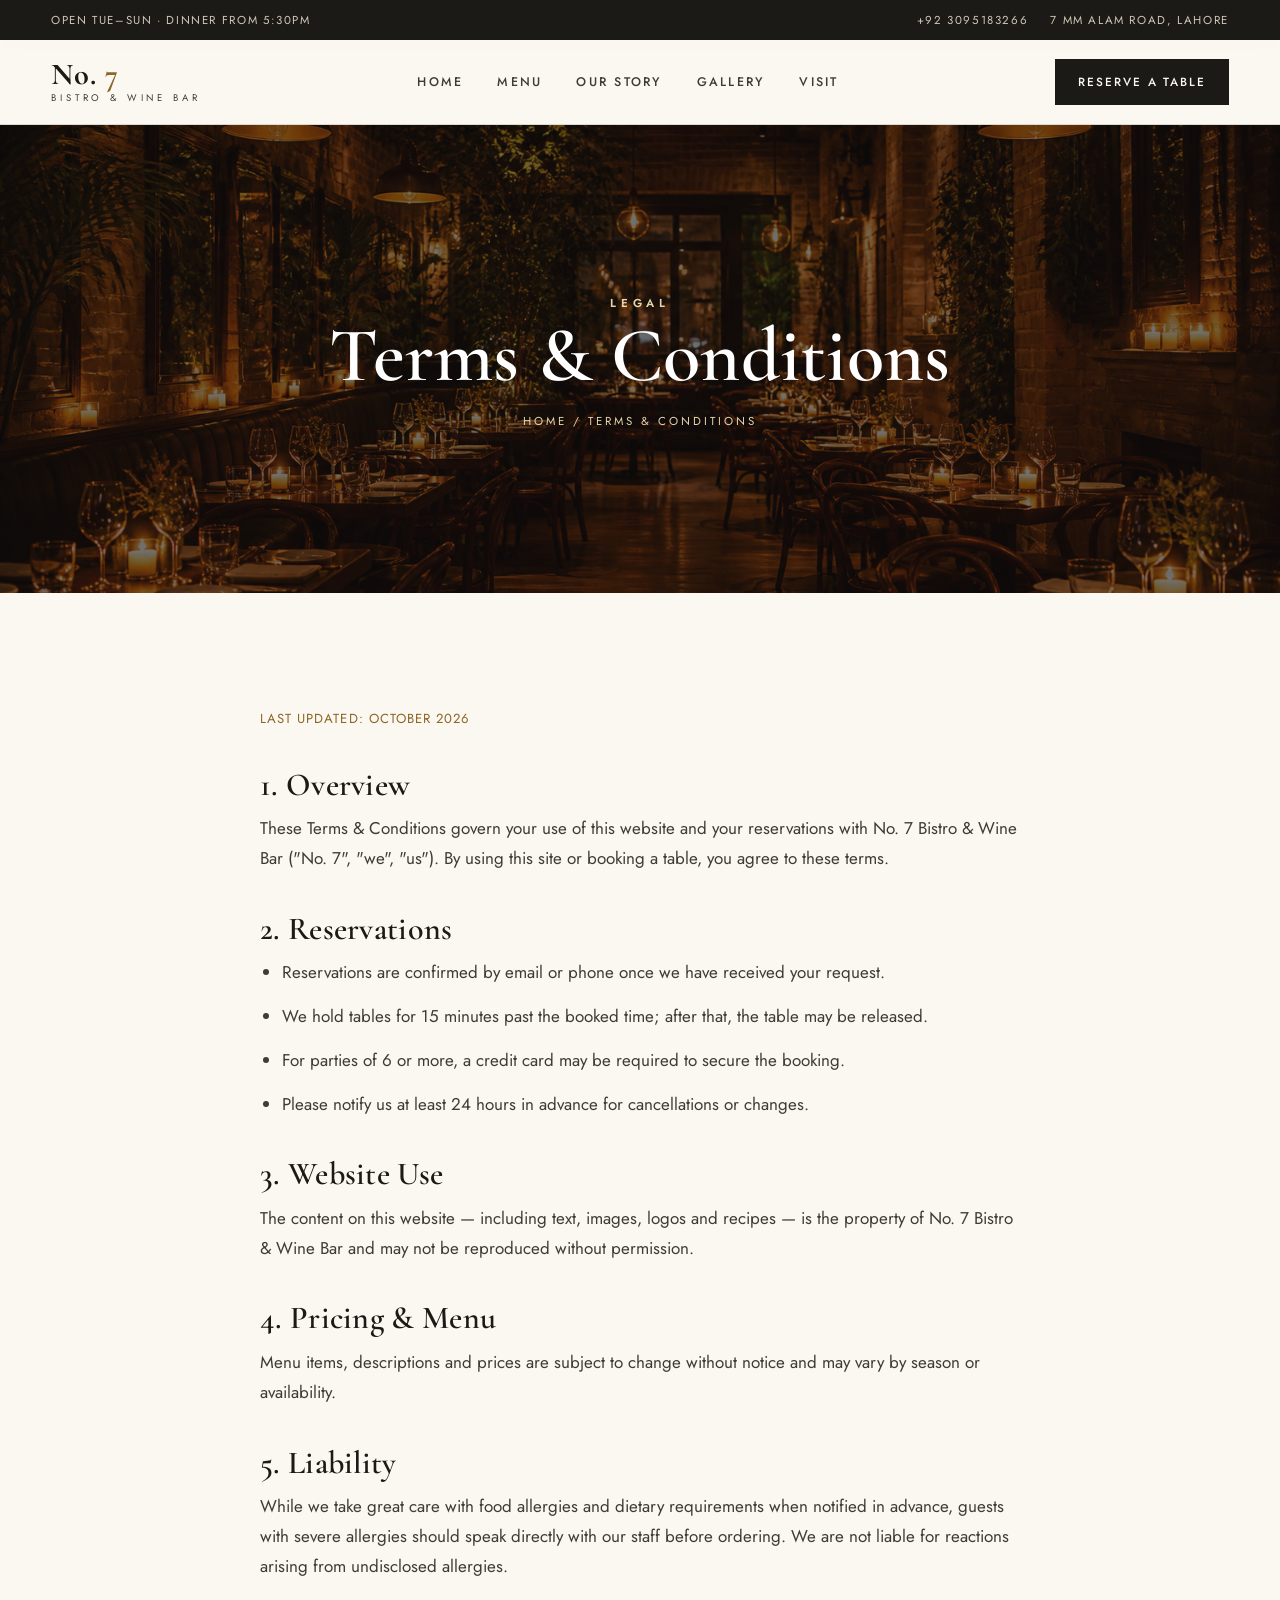
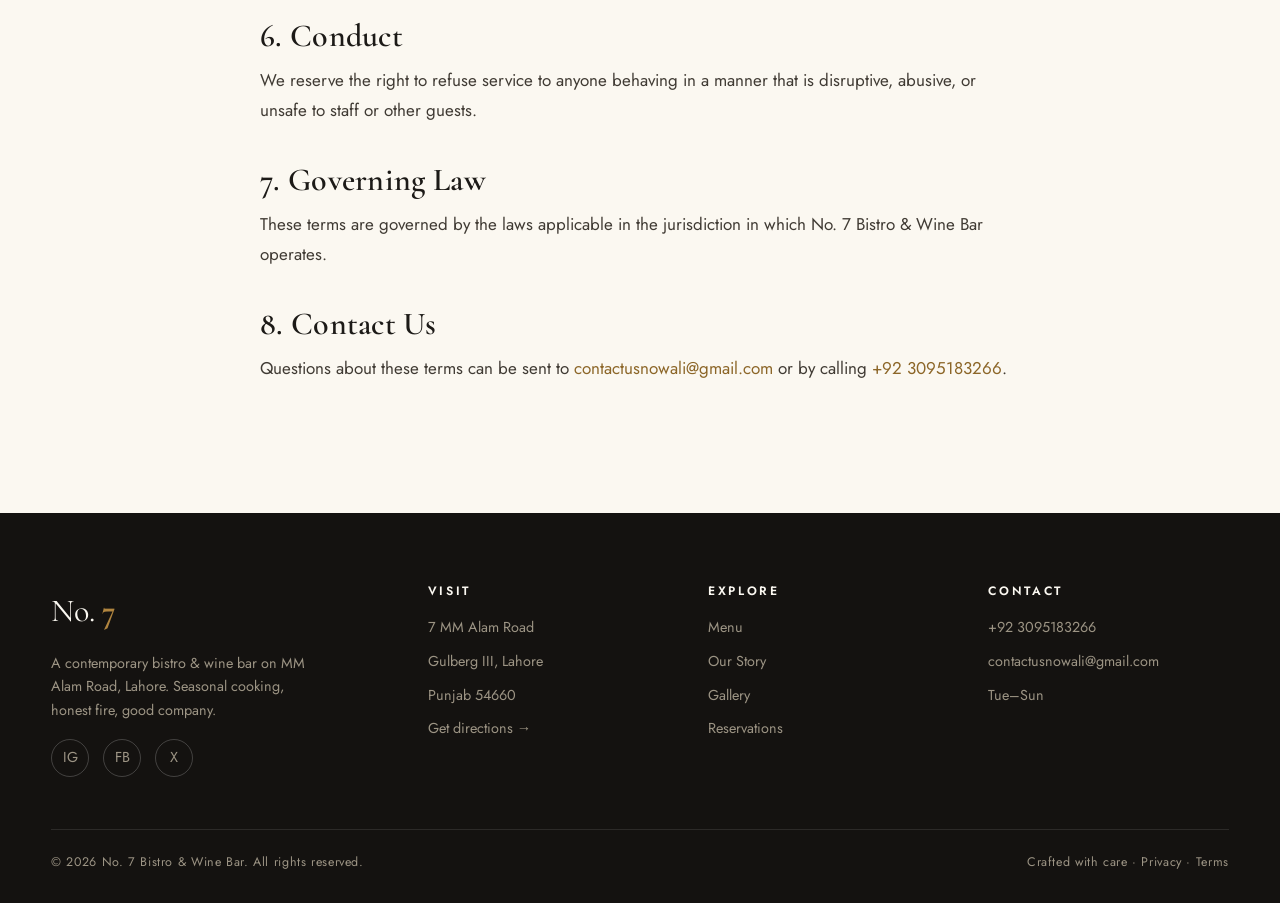
<file: terms.html>
﻿<!DOCTYPE html>
<html lang="en">
<head>
<meta charset="UTF-8">
<meta name="viewport" content="width=device-width, initial-scale=1.0">
<title>Terms &amp; Conditions — No. 7 Bistro &amp; Wine Bar</title>
<meta name="description" content="Terms and Conditions for No. 7 Bistro & Wine Bar — reservations, website use and policies.">
<link rel="preconnect" href="https://fonts.googleapis.com">
<link rel="preconnect" href="https://fonts.gstatic.com" crossorigin>
<link href="https://fonts.googleapis.com/css2?family=Cormorant+Garamond:ital,wght@0,400;0,500;0,600;0,700;1,400;1,500&family=Jost:wght@300;400;500;600&display=swap" rel="stylesheet">
<link rel="stylesheet" href="css/style.css">
<style>
  .legal{max-width:760px;margin:0 auto}
  .legal h2{font-size:clamp(1.5rem,3vw,2rem);margin:38px 0 12px}
  .legal h2:first-child{margin-top:0}
  .legal p,.legal li{color:var(--ink-soft);line-height:1.75;margin-bottom:14px}
  .legal ul{padding-left:22px}
  .legal .updated{color:var(--gold-deep);font-size:.82rem;letter-spacing:.08em;text-transform:uppercase;margin-bottom:30px;display:block}
</style>
</head>
<body>

<div class="topbar">
  <div class="wrap">
    <span>Open Tue–Sun · Dinner from 5:30pm</span>
    <div class="tb-right">
      <a href="tel:+923095183266">+92 3095183266</a>
      <a href="https://www.google.com/maps/search/?api=1&query=7+MM+Alam+Road+Gulberg+III+Lahore+Punjab" target="_blank" rel="noopener">7 MM Alam Road, Lahore</a>
    </div>
  </div>
</div>

<header class="nav">
  <div class="wrap">
    <a href="/" class="brand"><span class="mark">No.&nbsp;<b>7</b></span><small>Bistro &amp; Wine Bar</small></a>
    <nav class="menu-links" id="menu">
      <a href="/">Home</a>
      <a href="/menu">Menu</a>
      <a href="/about">Our Story</a>
      <a href="/gallery">Gallery</a>
      <a href="/contact">Visit</a>
    </nav>
    <a href="/reservations" class="btn">Reserve a Table</a>
    <button class="burger" id="burger" aria-label="Menu"><span></span><span></span><span></span></button>
  </div>
</header>

<section class="phero">
  <div class="phero__bg"><img src="images/band-room.png" alt="The dining room at No. 7"></div>
  <div class="wrap">
    <span class="eyebrow" style="color:#e9d4ac">Legal</span>
    <h1>Terms &amp; Conditions</h1>
    <div class="crumb">Home / Terms &amp; Conditions</div>
  </div>
</section>

<section class="section">
  <div class="wrap legal">
    <span class="updated">Last updated: October 2026</span>

    <h2>1. Overview</h2>
    <p>These Terms &amp; Conditions govern your use of this website and your reservations with No. 7 Bistro &amp; Wine Bar ("No. 7", "we", "us"). By using this site or booking a table, you agree to these terms.</p>

    <h2>2. Reservations</h2>
    <ul>
      <li>Reservations are confirmed by email or phone once we have received your request.</li>
      <li>We hold tables for 15 minutes past the booked time; after that, the table may be released.</li>
      <li>For parties of 6 or more, a credit card may be required to secure the booking.</li>
      <li>Please notify us at least 24 hours in advance for cancellations or changes.</li>
    </ul>

    <h2>3. Website Use</h2>
    <p>The content on this website — including text, images, logos and recipes — is the property of No. 7 Bistro &amp; Wine Bar and may not be reproduced without permission.</p>

    <h2>4. Pricing &amp; Menu</h2>
    <p>Menu items, descriptions and prices are subject to change without notice and may vary by season or availability.</p>

    <h2>5. Liability</h2>
    <p>While we take great care with food allergies and dietary requirements when notified in advance, guests with severe allergies should speak directly with our staff before ordering. We are not liable for reactions arising from undisclosed allergies.</p>

    <h2>6. Conduct</h2>
    <p>We reserve the right to refuse service to anyone behaving in a manner that is disruptive, abusive, or unsafe to staff or other guests.</p>

    <h2>7. Governing Law</h2>
    <p>These terms are governed by the laws applicable in the jurisdiction in which No. 7 Bistro &amp; Wine Bar operates.</p>

    <h2>8. Contact Us</h2>
    <p>Questions about these terms can be sent to <a href="mailto:contactusnowali@gmail.com" style="color:var(--gold-deep)">contactusnowali@gmail.com</a> or by calling <a href="tel:+923095183266" style="color:var(--gold-deep)">+92 3095183266</a>.</p>
  </div>
</section>

<footer class="footer">
  <div class="wrap">
    <div class="cols">
      <div>
        <div class="mark">No. <b>7</b></div>
        <p style="margin-top:14px;max-width:260px">A contemporary bistro &amp; wine bar on MM Alam Road, Lahore. Seasonal cooking, honest fire, good company.</p>
        <div class="social"><a href="#">IG</a><a href="#">FB</a><a href="#">X</a></div>
      </div>
      <div><h4>Visit</h4><ul><li>7 MM Alam Road</li><li>Gulberg III, Lahore</li><li>Punjab 54660</li><li><a href="https://www.google.com/maps/search/?api=1&query=7+MM+Alam+Road+Gulberg+III+Lahore+Punjab" target="_blank" rel="noopener">Get directions →</a></li></ul></div>
      <div><h4>Explore</h4><ul><li><a href="/menu">Menu</a></li><li><a href="/about">Our Story</a></li><li><a href="/gallery">Gallery</a></li><li><a href="/reservations">Reservations</a></li></ul></div>
      <div><h4>Contact</h4><ul><li><a href="tel:+923095183266">+92 3095183266</a></li><li><a href="mailto:contactusnowali@gmail.com">contactusnowali@gmail.com</a></li><li>Tue–Sun</li></ul></div>
    </div>
    <div class="foot-bottom">
      <span>© <span id="year">2026</span> No. 7 Bistro &amp; Wine Bar. All rights reserved.</span>
      <span>Crafted with care · <a href="/privacy" style="color:inherit">Privacy</a> · <a href="/terms" style="color:inherit">Terms</a></span>
    </div>
  </div>
</footer>

<script src="js/main.js"></script>
</body>
</html>
</file>
<file: css/style.css>
/* ============================================================
   No. 7 — Contemporary Bistro
   Handcrafted stylesheet
   ============================================================ */

::selection{
  background-color:#b1853f;   /* --gold, matches theme */
  color:#fbf8f1;              /* --cream, readable on gold */
}
::-moz-selection{
  background-color:#b1853f;
  color:#fbf8f1;
}
:root{
  --ink:#1c1a17;
  --ink-soft:#403b34;
  --paper:#f6f1e7;
  --paper-2:#efe7d6;
  --cream:#fbf8f1;
  --gold:#b1853f;
  --gold-deep:#8c6628;
  --wine:#5a1f24;
  --line:rgba(28,26,23,.14);
  --shadow:0 24px 60px -30px rgba(28,26,23,.55);
  --serif:"Cormorant Garamond", Georgia, "Times New Roman", serif;
  --sans:"Jost", "Helvetica Neue", Arial, sans-serif;
}

*{box-sizing:border-box;margin:0;padding:0}
html{scroll-behavior:smooth}
body{
  font-family:var(--sans);
  color:var(--ink);
  background:var(--cream);
  line-height:1.65;
  font-size:17px;
  -webkit-font-smoothing:antialiased;
  overflow-x:hidden;
}
img{display:block;max-width:100%}
a{color:inherit;text-decoration:none}
h1,h2,h3,h4{font-family:var(--serif);font-weight:600;line-height:1.08;letter-spacing:.3px}

.wrap{width:min(1180px,92vw);margin-inline:auto}
.eyebrow{
  font-family:var(--sans);
  text-transform:uppercase;
  letter-spacing:.42em;
  font-size:.72rem;
  font-weight:600;
  color:var(--gold-deep);
  display:inline-block;
}
.section{padding:clamp(68px,9vw,128px) 0}
.center{text-align:center}

/* buttons */
.btn{
  display:inline-flex;align-items:center;gap:.6rem;
  font-family:var(--sans);font-weight:500;
  letter-spacing:.16em;text-transform:uppercase;font-size:.74rem;
  padding:16px 32px;border:1px solid var(--ink);
  background:var(--ink);color:var(--cream);
  transition:.35s ease;cursor:pointer;
}
.btn:hover{background:transparent;color:var(--ink)}
.btn--ghost{background:transparent;color:var(--ink)}
.btn--ghost:hover{background:var(--ink);color:var(--cream)}
.btn--gold{background:var(--gold);border-color:var(--gold);color:#fff}
.btn--gold:hover{background:transparent;color:var(--gold-deep);border-color:var(--gold-deep)}
.btn--light{border-color:var(--cream);background:transparent;color:var(--cream)}
.btn--light:hover{background:var(--cream);color:var(--ink)}

/* ---------------- Top bar ---------------- */
.topbar{
  background:var(--ink);color:#cfc6b5;
  font-size:.72rem;letter-spacing:.14em;text-transform:uppercase;
}
.topbar .wrap{display:flex;justify-content:space-between;align-items:center;height:40px;gap:16px}
.topbar a:hover{color:#fff}
.topbar .tb-right{display:flex;gap:22px}

/* ---------------- Nav ---------------- */
.nav{
  position:sticky;top:0;z-index:60;
  background:rgba(251,248,241,.86);
  backdrop-filter:blur(10px);
  border-bottom:1px solid var(--line);
  transition:.3s;
}
.nav .wrap{display:flex;align-items:center;justify-content:space-between;height:84px}
.brand{display:flex;flex-direction:column;line-height:1}
.brand .mark{font-family:var(--serif);font-size:1.9rem;font-weight:700;letter-spacing:1px}
.brand .mark b{color:var(--gold-deep)}
.brand small{font-size:.6rem;letter-spacing:.4em;text-transform:uppercase;color:var(--ink-soft);margin-top:4px}
.menu-links{display:flex;gap:34px;align-items:center}
.menu-links a{
  font-size:.78rem;letter-spacing:.18em;text-transform:uppercase;font-weight:500;
  position:relative;padding:6px 0;color:var(--ink-soft);
}
.menu-links a::after{
  content:"";position:absolute;left:0;bottom:0;height:1px;width:0;background:var(--gold-deep);transition:.3s;
}
.menu-links a:hover,.menu-links a.active{color:var(--ink)}
.menu-links a:hover::after,.menu-links a.active::after{width:100%}
.nav .btn{padding:12px 22px}
.burger{display:none;flex-direction:column;gap:5px;background:none;border:0;cursor:pointer}
.burger span{width:26px;height:2px;background:var(--ink);transition:.3s}

/* ---------------- Hero ---------------- */
.hero{
  position:relative;min-height:92vh;display:flex;align-items:flex-end;
  color:var(--cream);overflow:hidden;
}
.hero__bg{position:absolute;inset:0;z-index:-2}
.hero__bg img{width:100%;height:100%;object-fit:cover}
.hero::after{
  content:"";position:absolute;inset:0;z-index:-1;
  background:linear-gradient(180deg,rgba(20,18,15,.25) 0%,rgba(20,18,15,.35) 45%,rgba(20,18,15,.82) 100%);
}
.hero .wrap{padding-bottom:clamp(60px,8vw,110px);padding-top:120px}
.hero__inner{max-width:720px}
.hero h1{font-size:clamp(3.2rem,8vw,6.4rem);margin:18px 0 10px;color:#fff}
.hero h1 em{font-style:italic;color:#e9d4ac}
.hero p{font-size:1.15rem;color:#e7ddcc;max-width:520px;margin-bottom:34px}
.hero .eyebrow{color:#e9d4ac}
.hero__actions{display:flex;gap:16px;flex-wrap:wrap}
.scroll-cue{
  position:absolute;right:6vw;bottom:40px;z-index:2;
  writing-mode:vertical-rl;font-size:.68rem;letter-spacing:.3em;text-transform:uppercase;color:#e7ddcc;opacity:.85;
}

/* ---------------- Intro / split ---------------- */
.split{display:grid;grid-template-columns:1fr 1fr;gap:clamp(32px,6vw,88px);align-items:center}
.split--rev .split__media{order:2}
.split h2{font-size:clamp(2.2rem,4vw,3.4rem);margin:14px 0 20px}
.split p{color:var(--ink-soft);margin-bottom:18px}
.split__media{position:relative}
.split__media img{width:100%;height:100%;object-fit:cover;box-shadow:var(--shadow)}
.split__media .tag{
  position:absolute;bottom:-26px;left:-26px;background:var(--ink);color:var(--cream);
  padding:22px 26px;max-width:220px;box-shadow:var(--shadow);
}
.split__media .tag b{font-family:var(--serif);font-size:2.4rem;display:block;color:#e9d4ac;line-height:1}
.split__media .tag span{font-size:.72rem;letter-spacing:.2em;text-transform:uppercase}
.signature{font-family:var(--serif);font-style:italic;font-size:1.5rem;color:var(--gold-deep);margin-top:8px}

/* ---------------- Section head ---------------- */
.sec-head{max-width:640px;margin:0 auto clamp(44px,6vw,66px)}
.sec-head.center{text-align:center}
.sec-head h2{font-size:clamp(2.2rem,4.4vw,3.6rem);margin:14px 0}
.sec-head p{color:var(--ink-soft)}
.rule{width:54px;height:1px;background:var(--gold);margin:18px auto;position:relative}
.rule::before,.rule::after{content:"";position:absolute;top:-2px;width:5px;height:5px;background:var(--gold);border-radius:50%}
.rule::before{left:-10px}.rule::after{right:-10px}

/* ---------------- Dishes ---------------- */
.dishes{display:grid;grid-template-columns:repeat(3,1fr);gap:30px}
.dish{background:var(--cream);border:1px solid var(--line);overflow:hidden;transition:.4s}
.dish:hover{transform:translateY(-6px);box-shadow:var(--shadow)}
.dish__img{aspect-ratio:4/3;overflow:hidden}
.dish__img img{width:100%;height:100%;object-fit:cover;transition:.6s}
.dish:hover .dish__img img{transform:scale(1.06)}
.dish__body{padding:26px 24px 30px}
.dish__body h3{font-size:1.6rem;display:flex;justify-content:space-between;align-items:baseline;gap:12px}
.dish__body .price{font-family:var(--sans);font-size:.95rem;color:var(--gold-deep);font-weight:600;white-space:nowrap}
.dish__body p{color:var(--ink-soft);font-size:.92rem;margin-top:8px}
.dish .pill{font-size:.62rem;letter-spacing:.2em;text-transform:uppercase;color:var(--gold-deep);font-weight:600}

/* ---------------- Band / parallax quote ---------------- */
.band{
  position:relative;color:var(--cream);text-align:center;
  padding:clamp(90px,14vw,170px) 0;overflow:hidden;
}
.band__bg{position:absolute;inset:0;z-index:-2}
.band__bg img{width:100%;height:100%;object-fit:cover}
.band::after{content:"";position:absolute;inset:0;z-index:-1;background:rgba(20,18,15,.68)}
.band blockquote{font-family:var(--serif);font-style:italic;font-size:clamp(1.9rem,4.4vw,3.1rem);max-width:900px;margin:0 auto;line-height:1.3}
.band cite{display:block;margin-top:26px;font-family:var(--sans);font-style:normal;font-size:.76rem;letter-spacing:.3em;text-transform:uppercase;color:#e9d4ac}

/* ---------------- Stats ---------------- */
.stats{display:grid;grid-template-columns:repeat(4,1fr);gap:24px;text-align:center}
.stats .num{font-family:var(--serif);font-size:clamp(2.6rem,5vw,3.6rem);color:var(--gold-deep);line-height:1}
.stats .lbl{font-size:.72rem;letter-spacing:.22em;text-transform:uppercase;color:var(--ink-soft);margin-top:8px}

/* ---------------- Hours / visit ---------------- */
.visit{background:var(--ink);color:#d9d0bf}
.visit .grid{display:grid;grid-template-columns:1.1fr .9fr;gap:clamp(32px,6vw,80px);align-items:center}
.visit h2{color:var(--cream);font-size:clamp(2.2rem,4vw,3.2rem);margin:14px 0 24px}
.visit .hours{list-style:none;border-top:1px solid rgba(255,255,255,.14)}
.visit .hours li{display:flex;justify-content:space-between;padding:14px 0;border-bottom:1px solid rgba(255,255,255,.14);font-size:.95rem}
.visit .hours span:first-child{letter-spacing:.08em}
.visit .hours .closed{color:#b98}
.visit .info p{margin-bottom:14px}
.visit .info strong{color:var(--cream);display:block;letter-spacing:.1em;text-transform:uppercase;font-size:.72rem;margin-bottom:4px}
.visit .map{margin-top:26px;border:1px solid rgba(255,255,255,.16);filter:grayscale(.3) contrast(1.05)}

/* ---------------- Testimonials ---------------- */
.quotes{display:grid;grid-template-columns:repeat(3,1fr);gap:28px}
.quote{background:var(--cream);border:1px solid var(--line);padding:34px 30px}
.quote .stars{color:var(--gold);letter-spacing:3px;margin-bottom:14px}
.quote p{font-family:var(--serif);font-style:italic;font-size:1.2rem;color:var(--ink);margin-bottom:16px}
.quote .who{font-size:.74rem;letter-spacing:.18em;text-transform:uppercase;color:var(--ink-soft)}

/* ---------------- Newsletter ---------------- */
.news{background:var(--paper-2);text-align:center}
.news h2{font-size:clamp(2rem,4vw,3rem);margin:12px 0}
.news form{display:flex;gap:12px;max-width:520px;margin:26px auto 0;flex-wrap:wrap;justify-content:center}
.news input{flex:1;min-width:240px;padding:16px 20px;border:1px solid var(--ink);background:transparent;font-family:var(--sans);font-size:.95rem}
.news input:focus{outline:2px solid var(--gold)}

/* ---------------- Footer ---------------- */
.footer{background:#141210;color:#9c9484;padding:72px 0 30px;font-size:.9rem}
.footer .cols{display:grid;grid-template-columns:1.4fr 1fr 1fr 1fr;gap:40px}
.footer h4{color:var(--cream);font-family:var(--sans);font-size:.76rem;letter-spacing:.22em;text-transform:uppercase;margin-bottom:18px}
.footer .mark{font-family:var(--serif);font-size:2rem;color:var(--cream)}
.footer .mark b{color:var(--gold)}
.footer ul{list-style:none}
.footer li{margin-bottom:10px}
.footer a:hover{color:#fff}
.footer .social{display:flex;gap:14px;margin-top:16px}
.footer .social a{width:38px;height:38px;border:1px solid rgba(255,255,255,.2);display:grid;place-items:center;border-radius:50%;transition:.3s}
.footer .social a:hover{background:var(--gold);border-color:var(--gold);color:#141210}
.footer .foot-bottom{margin-top:52px;padding-top:22px;border-top:1px solid rgba(255,255,255,.1);display:flex;justify-content:space-between;flex-wrap:wrap;gap:12px;font-size:.78rem;letter-spacing:.05em}

/* ---------------- Page hero (sub pages) ---------------- */
.phero{position:relative;min-height:52vh;display:flex;align-items:center;justify-content:center;text-align:center;color:var(--cream)}
.phero__bg{position:absolute;inset:0;z-index:-2}
.phero__bg img{width:100%;height:100%;object-fit:cover}
.phero::after{content:"";position:absolute;inset:0;z-index:-1;background:rgba(20,18,15,.6)}
.phero h1{font-size:clamp(2.8rem,6vw,5rem);color:#fff}
.phero .crumb{font-size:.72rem;letter-spacing:.26em;text-transform:uppercase;color:#e9d4ac;margin-top:14px}

/* ---------------- Menu page ---------------- */
.menu-tabs{display:flex;gap:10px;justify-content:center;flex-wrap:wrap;margin-bottom:54px}
.menu-tabs button{
  font-family:var(--sans);font-size:.74rem;letter-spacing:.18em;text-transform:uppercase;
  padding:12px 24px;border:1px solid var(--line);background:transparent;cursor:pointer;transition:.3s;color:var(--ink-soft);
}
.menu-tabs button.active,.menu-tabs button:hover{background:var(--ink);color:var(--cream);border-color:var(--ink)}
.menu-panel{display:none}
.menu-panel.active{display:block;animation:fade .5s ease}
@keyframes fade{from{opacity:0;transform:translateY(10px)}to{opacity:1;transform:none}}
.menu-grid{display:grid;grid-template-columns:1fr 1fr;gap:14px 60px}
.m-item{padding:18px 0;border-bottom:1px dotted var(--line)}
.m-item .top{display:flex;align-items:baseline;gap:10px}
.m-item h3{font-size:1.45rem;white-space:nowrap}
.m-item .dots{flex:1;border-bottom:1px dotted var(--line);transform:translateY(-4px)}
.m-item .price{font-family:var(--sans);font-weight:600;color:var(--gold-deep)}
.m-item p{color:var(--ink-soft);font-size:.9rem;margin-top:4px;max-width:90%}
.m-item .tags{margin-top:6px;display:flex;gap:8px}
.m-item .tags span{font-size:.6rem;letter-spacing:.16em;text-transform:uppercase;color:var(--gold-deep);border:1px solid var(--line);padding:2px 8px}

/* ---------------- Gallery ---------------- */
.gallery{columns:3;column-gap:16px}
.gallery a{display:block;margin-bottom:16px;overflow:hidden;position:relative}
.gallery img{width:100%;transition:.6s;filter:saturate(.95)}
.gallery a:hover img{transform:scale(1.07);filter:saturate(1.1)}

/* ---------------- Reservation form ---------------- */
.resv{display:grid;grid-template-columns:1fr 1fr;gap:clamp(32px,6vw,70px)}
.resv__form{background:var(--cream);border:1px solid var(--line);padding:clamp(28px,4vw,46px);box-shadow:var(--shadow)}
.field{margin-bottom:20px}
.field label{display:block;font-size:.7rem;letter-spacing:.2em;text-transform:uppercase;color:var(--ink-soft);margin-bottom:7px}
.field input,.field select,.field textarea{
  width:100%;padding:14px 16px;border:1px solid var(--line);background:var(--cream);
  font-family:var(--sans);font-size:.95rem;color:var(--ink);
}
.field input:focus,.field select:focus,.field textarea:focus{outline:2px solid var(--gold);border-color:var(--gold)}
.field.row{display:grid;grid-template-columns:1fr 1fr;gap:16px}
.resv__note{background:var(--paper-2);padding:16px 18px;font-size:.85rem;color:var(--ink-soft);border-left:3px solid var(--gold)}
.resv__aside h3{font-size:1.8rem;margin-bottom:8px}
.resv__aside .block{padding:20px 0;border-bottom:1px solid var(--line)}
.resv__aside .block strong{display:block;letter-spacing:.14em;text-transform:uppercase;font-size:.72rem;color:var(--gold-deep);margin-bottom:6px}
.form-msg{display:none;margin-top:16px;padding:14px 18px;background:#1f3a24;color:#d6f0da;font-size:.9rem}
.form-msg.show{display:block;animation:fade .4s}

/* ---------------- Team ---------------- */
.team{display:grid;grid-template-columns:repeat(3,1fr);gap:30px}
.member{text-align:center}
.member img{aspect-ratio:3/4;object-fit:cover;width:100%;margin-bottom:16px;filter:grayscale(.2)}
.member h3{font-size:1.5rem}
.member span{font-size:.72rem;letter-spacing:.2em;text-transform:uppercase;color:var(--gold-deep)}
.member p{color:var(--ink-soft);font-size:.9rem;margin-top:8px}

/* ---------------- Reveal animation ---------------- */
.reveal{opacity:0;transform:translateY(26px);transition:.9s cubic-bezier(.2,.7,.2,1)}
.reveal.in{opacity:1;transform:none}

/* ---------------- Responsive ---------------- */
@media(max-width:960px){
  .dishes,.quotes,.team,.stats{grid-template-columns:1fr 1fr}
  .split,.visit .grid,.resv{grid-template-columns:1fr}
  .split--rev .split__media{order:0}
  .footer .cols{grid-template-columns:1fr 1fr}
  .gallery{columns:2}
  .menu-grid{grid-template-columns:1fr}
}
@media(max-width:640px){
  body{font-size:16px}
  .topbar{display:none}
  .menu-links{
    position:fixed;inset:84px 0 auto 0;background:var(--cream);flex-direction:column;
    gap:0;padding:10px 0;border-bottom:1px solid var(--line);
    transform:translateY(-140%);transition:.4s;box-shadow:var(--shadow);
  }
  .menu-links.open{transform:none}
  .menu-links a{padding:16px 7vw;width:100%;border-bottom:1px solid var(--line)}
  .nav .btn{display:none}
  .burger{display:flex}
  .dishes,.quotes,.team,.stats,.field.row{grid-template-columns:1fr}
  .gallery{columns:1}
  .split__media .tag{left:0;bottom:-20px}
  .footer .cols{grid-template-columns:1fr}
}
</file>
